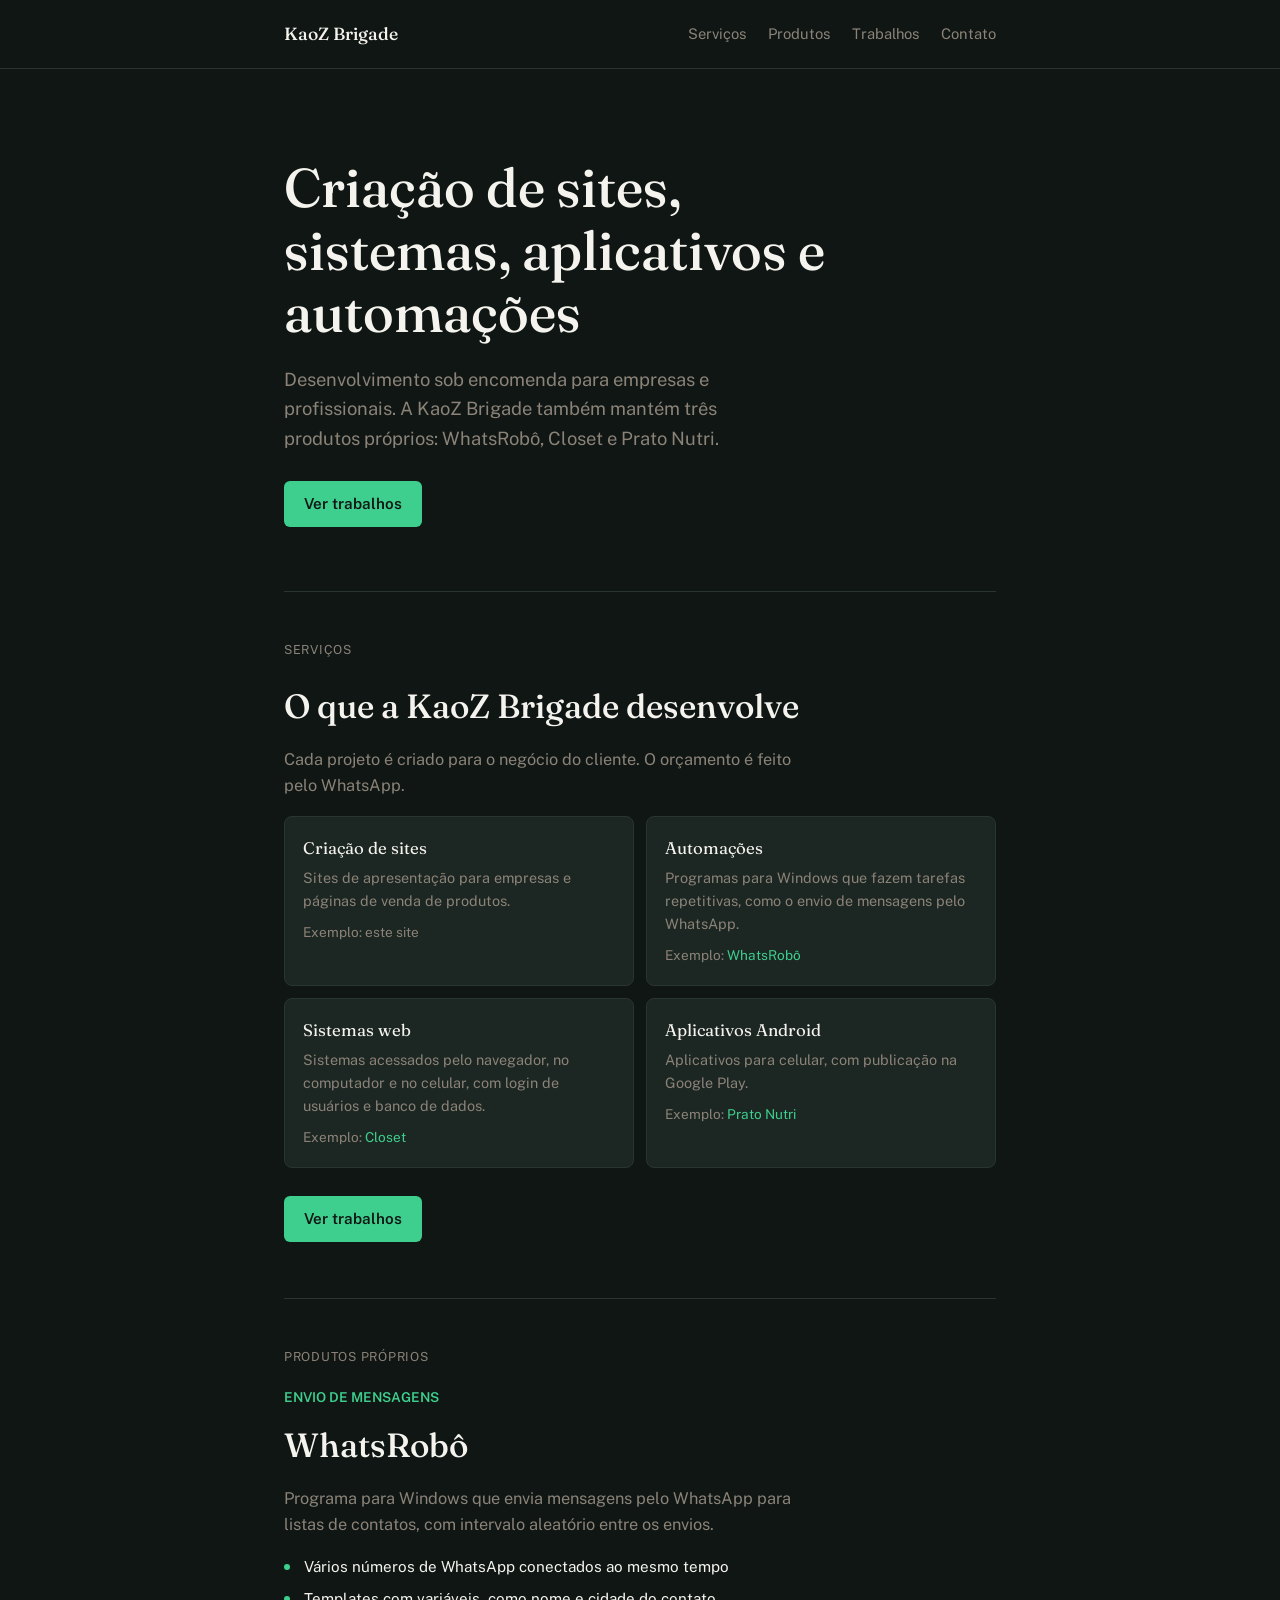
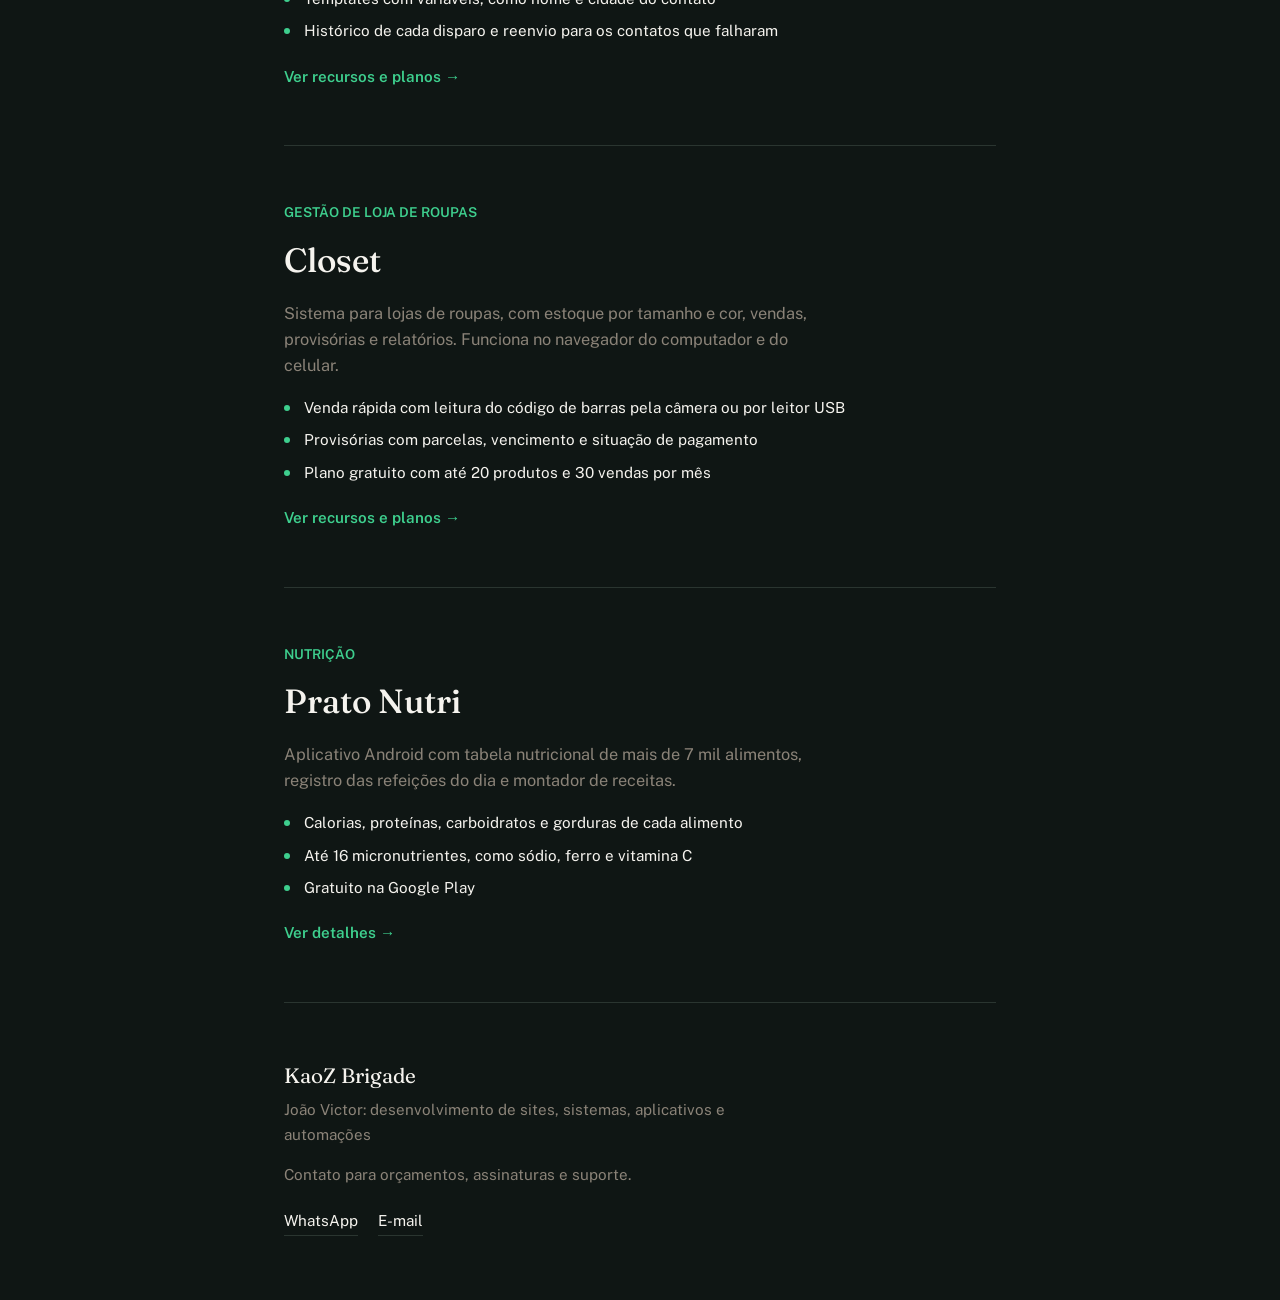
<file: index.html>
<!DOCTYPE html>
<html lang="pt-BR">
<head>
<meta charset="UTF-8">
<meta name="viewport" content="width=device-width, initial-scale=1.0">
<title>KaoZ Brigade: criação de sites, sistemas, aplicativos e automações</title>
<meta name="description" content="Desenvolvimento sob encomenda de sites, sistemas web, aplicativos Android e automações. Produtos próprios: WhatsRobô, Closet e Prato Nutri.">
<meta name="referrer" content="strict-origin-when-cross-origin">
<meta http-equiv="Content-Security-Policy" content="default-src 'none'; style-src 'self' 'unsafe-inline'; font-src 'self'; img-src 'self' data:; base-uri 'none'; form-action 'none'; upgrade-insecure-requests">
<meta property="og:type" content="website">
<meta property="og:title" content="KaoZ Brigade: criação de sites, sistemas, aplicativos e automações">
<meta property="og:description" content="Desenvolvimento sob encomenda de sites, sistemas web, aplicativos Android e automações. Produtos próprios: WhatsRobô, Closet e Prato Nutri.">
<link rel="icon" href="data:image/svg+xml,%3Csvg xmlns='http://www.w3.org/2000/svg' viewBox='0 0 32 32'%3E%3Crect width='32' height='32' rx='7' fill='%230F1614'/%3E%3Ccircle cx='16' cy='16' r='7' fill='%233ECF8E'/%3E%3C/svg%3E">
<link rel="canonical" href="https://thekaoz.github.io/">
<link rel="stylesheet" href="/fonts/fonts.css">
<style>
  :root {
    --bg: #0F1614;
    --bg-alt: #1C2622;
    --fg: #F5F3EE;
    --fg-muted: #8B8378;
    --accent: #3ECF8E;
    --border: #2A3530;
  }
  * { box-sizing: border-box; margin: 0; padding: 0; }
  body { background: var(--bg); color: var(--fg); font-family: 'Public Sans', sans-serif; line-height: 1.6; -webkit-font-smoothing: antialiased; }
  .wrap { max-width: 760px; margin: 0 auto; padding: 0 24px; }
  a { color: inherit; }

  /* NAV */
  nav.top { border-bottom: 1px solid var(--border); }
  nav.top .wrap { display: flex; align-items: center; justify-content: space-between; padding: 20px 24px; max-width: 760px; }
  .wordmark { font-family: 'Fraunces', serif; font-weight: 500; font-size: 1.1rem; text-decoration: none; }
  .navlinks { display: flex; gap: 22px; font-size: 0.92rem; color: var(--fg-muted); }
  .navlinks a { text-decoration: none; }
  .navlinks a:hover { color: var(--accent); }
  @media (max-width: 560px) { .navlinks { gap: 14px; font-size: 0.85rem; } }

  /* HERO: a oferta de serviços vem primeiro */
  .hero { padding: 88px 0 64px; border-bottom: 1px solid var(--border); }
  .hero h1 { font-family: 'Fraunces', serif; font-weight: 500; font-size: clamp(2.2rem, 5vw, 3.4rem); line-height: 1.15; max-width: 18ch; }
  .hero p { margin-top: 20px; font-size: 1.15rem; color: var(--fg-muted); max-width: 46ch; }
  .hero-cta { margin-top: 28px; }
  .btn { display: inline-block; background: var(--accent); color: #0F1614; font-weight: 600; font-size: 0.95rem; padding: 11px 20px; border-radius: 6px; text-decoration: none; }

  /* TÍTULO DE GRUPO (Serviços, Produtos próprios) */
  .group-head { padding-top: 48px; font-size: 0.78rem; letter-spacing: .06em; text-transform: uppercase; color: var(--fg-muted); }
  .group-head + .product { padding-top: 20px; }

  /* SERVIÇOS */
  .services { padding: 20px 0 56px; border-bottom: 1px solid var(--border); }
  .product h2, .services h2 { font-family: 'Fraunces', serif; font-weight: 500; font-size: clamp(1.6rem, 3.5vw, 2.1rem); margin-bottom: 12px; }
  .product p.lede, .services p.lede { color: var(--fg-muted); font-size: 1.02rem; max-width: 54ch; margin-bottom: 18px; }
  .service-grid { display: grid; grid-template-columns: repeat(2, 1fr); gap: 12px; margin: 6px 0 28px; }
  @media (max-width: 600px) { .service-grid { grid-template-columns: 1fr; } }
  .service { background: var(--bg-alt); border: 1px solid var(--border); border-radius: 8px; padding: 18px; }
  .service .t { font-family: 'Fraunces', serif; font-size: 1.05rem; margin-bottom: 4px; }
  .service .d { font-size: 0.9rem; color: var(--fg-muted); margin-bottom: 10px; }
  .service .ex { font-size: 0.85rem; color: var(--fg-muted); }
  .service .ex a { color: var(--accent); text-decoration: none; }
  .service .ex a:hover { text-decoration: underline; }

  /* RESUMO DE CADA PRODUTO */
  .product { padding: 56px 0; border-bottom: 1px solid var(--border); }
  .product-tag { font-size: 0.85rem; color: var(--accent); font-weight: 600; margin-bottom: 10px; }
  .features { list-style: none; margin-bottom: 20px; display: grid; gap: 8px; }
  .features li { padding-left: 20px; position: relative; font-size: 0.95rem; }
  .features li::before { content: ""; position: absolute; left: 0; top: 9px; width: 6px; height: 6px; background: var(--accent); border-radius: 50%; }
  .more-link { display: inline-flex; align-items: center; gap: 6px; color: var(--accent); text-decoration: none; font-weight: 600; font-size: 0.95rem; }
  .more-link:hover { gap: 10px; }

  /* CONTATO */
  footer { padding: 56px 0 64px; }
  .bio { max-width: 52ch; }
  footer .name { font-family: 'Fraunces', serif; font-size: 1.3rem; margin-bottom: 6px; }
  footer .role { color: var(--fg-muted); font-size: 0.95rem; margin-bottom: 16px; }
  .bio p { color: var(--fg-muted); font-size: 0.95rem; margin-bottom: 22px; }
  .contact-links { display: flex; gap: 20px; flex-wrap: wrap; }
  .contact-links a { text-decoration: none; font-size: 0.95rem; border-bottom: 1px solid var(--border); padding-bottom: 2px; }
  .contact-links a:hover { border-color: var(--accent); color: var(--accent); }

  @media (max-width: 600px) {
    .hero { padding: 56px 0 40px; }
    .product { padding: 40px 0; }
  }
</style>
</head>
<body>

<nav class="top">
  <div class="wrap">
    <a class="wordmark" href="/">KaoZ Brigade</a>
    <div class="navlinks">
      <a href="#servicos">Serviços</a>
      <a href="#produtos">Produtos</a>
      <a href="/trabalhos/">Trabalhos</a>
      <a href="#contato">Contato</a>
    </div>
  </div>
</nav>

<div class="wrap">

  <section class="hero">
    <h1>Criação de sites, sistemas, aplicativos e automações</h1>
    <p>Desenvolvimento sob encomenda para empresas e profissionais. A KaoZ Brigade também mantém três produtos próprios: WhatsRobô, Closet e Prato Nutri.</p>
    <div class="hero-cta">
      <a class="btn" href="/trabalhos/">Ver trabalhos</a>
    </div>
  </section>

  <div class="group-head" id="servicos">Serviços</div>

  <section class="services">
    <h2>O que a KaoZ Brigade desenvolve</h2>
    <p class="lede">Cada projeto é criado para o negócio do cliente. O orçamento é feito pelo WhatsApp.</p>
    <div class="service-grid">
      <div class="service">
        <div class="t">Criação de sites</div>
        <div class="d">Sites de apresentação para empresas e páginas de venda de produtos.</div>
        <div class="ex">Exemplo: este site</div>
      </div>
      <div class="service">
        <div class="t">Automações</div>
        <div class="d">Programas para Windows que fazem tarefas repetitivas, como o envio de mensagens pelo WhatsApp.</div>
        <div class="ex">Exemplo: <a href="/whatsrobo/">WhatsRobô</a></div>
      </div>
      <div class="service">
        <div class="t">Sistemas web</div>
        <div class="d">Sistemas acessados pelo navegador, no computador e no celular, com login de usuários e banco de dados.</div>
        <div class="ex">Exemplo: <a href="/closet/">Closet</a></div>
      </div>
      <div class="service">
        <div class="t">Aplicativos Android</div>
        <div class="d">Aplicativos para celular, com publicação na Google Play.</div>
        <div class="ex">Exemplo: <a href="/prato-nutri/">Prato Nutri</a></div>
      </div>
    </div>
    <a class="btn" href="/trabalhos/">Ver trabalhos</a>
  </section>

  <div class="group-head" id="produtos">Produtos próprios</div>

  <section class="product" id="whatsrobo">
    <div class="product-tag">ENVIO DE MENSAGENS</div>
    <h2>WhatsRobô</h2>
    <p class="lede">Programa para Windows que envia mensagens pelo WhatsApp para listas de contatos, com intervalo aleatório entre os envios.</p>
    <ul class="features">
      <li>Vários números de WhatsApp conectados ao mesmo tempo</li>
      <li>Templates com variáveis, como nome e cidade do contato</li>
      <li>Histórico de cada disparo e reenvio para os contatos que falharam</li>
    </ul>
    <a href="/whatsrobo/" class="more-link">Ver recursos e planos →</a>
  </section>

  <section class="product" id="closet">
    <div class="product-tag">GESTÃO DE LOJA DE ROUPAS</div>
    <h2>Closet</h2>
    <p class="lede">Sistema para lojas de roupas, com estoque por tamanho e cor, vendas, provisórias e relatórios. Funciona no navegador do computador e do celular.</p>
    <ul class="features">
      <li>Venda rápida com leitura do código de barras pela câmera ou por leitor USB</li>
      <li>Provisórias com parcelas, vencimento e situação de pagamento</li>
      <li>Plano gratuito com até 20 produtos e 30 vendas por mês</li>
    </ul>
    <a href="/closet/" class="more-link">Ver recursos e planos →</a>
  </section>

  <section class="product" id="prato-nutri">
    <div class="product-tag">NUTRIÇÃO</div>
    <h2>Prato Nutri</h2>
    <p class="lede">Aplicativo Android com tabela nutricional de mais de 7 mil alimentos, registro das refeições do dia e montador de receitas.</p>
    <ul class="features">
      <li>Calorias, proteínas, carboidratos e gorduras de cada alimento</li>
      <li>Até 16 micronutrientes, como sódio, ferro e vitamina C</li>
      <li>Gratuito na Google Play</li>
    </ul>
    <a href="/prato-nutri/" class="more-link">Ver detalhes →</a>
  </section>

  <footer id="contato">
    <div class="bio">
      <div class="name">KaoZ Brigade</div>
      <div class="role">João Victor: desenvolvimento de sites, sistemas, aplicativos e automações</div>
      <p>Contato para orçamentos, assinaturas e suporte.</p>
    </div>
    <div class="contact-links">
      <a href="https://wa.me/5562993198024" target="_blank" rel="noopener noreferrer">WhatsApp</a>
      <a href="mailto:jvmartins71@gmail.com">E-mail</a>
    </div>
  </footer>

</div>

</body>
</html>
</file>
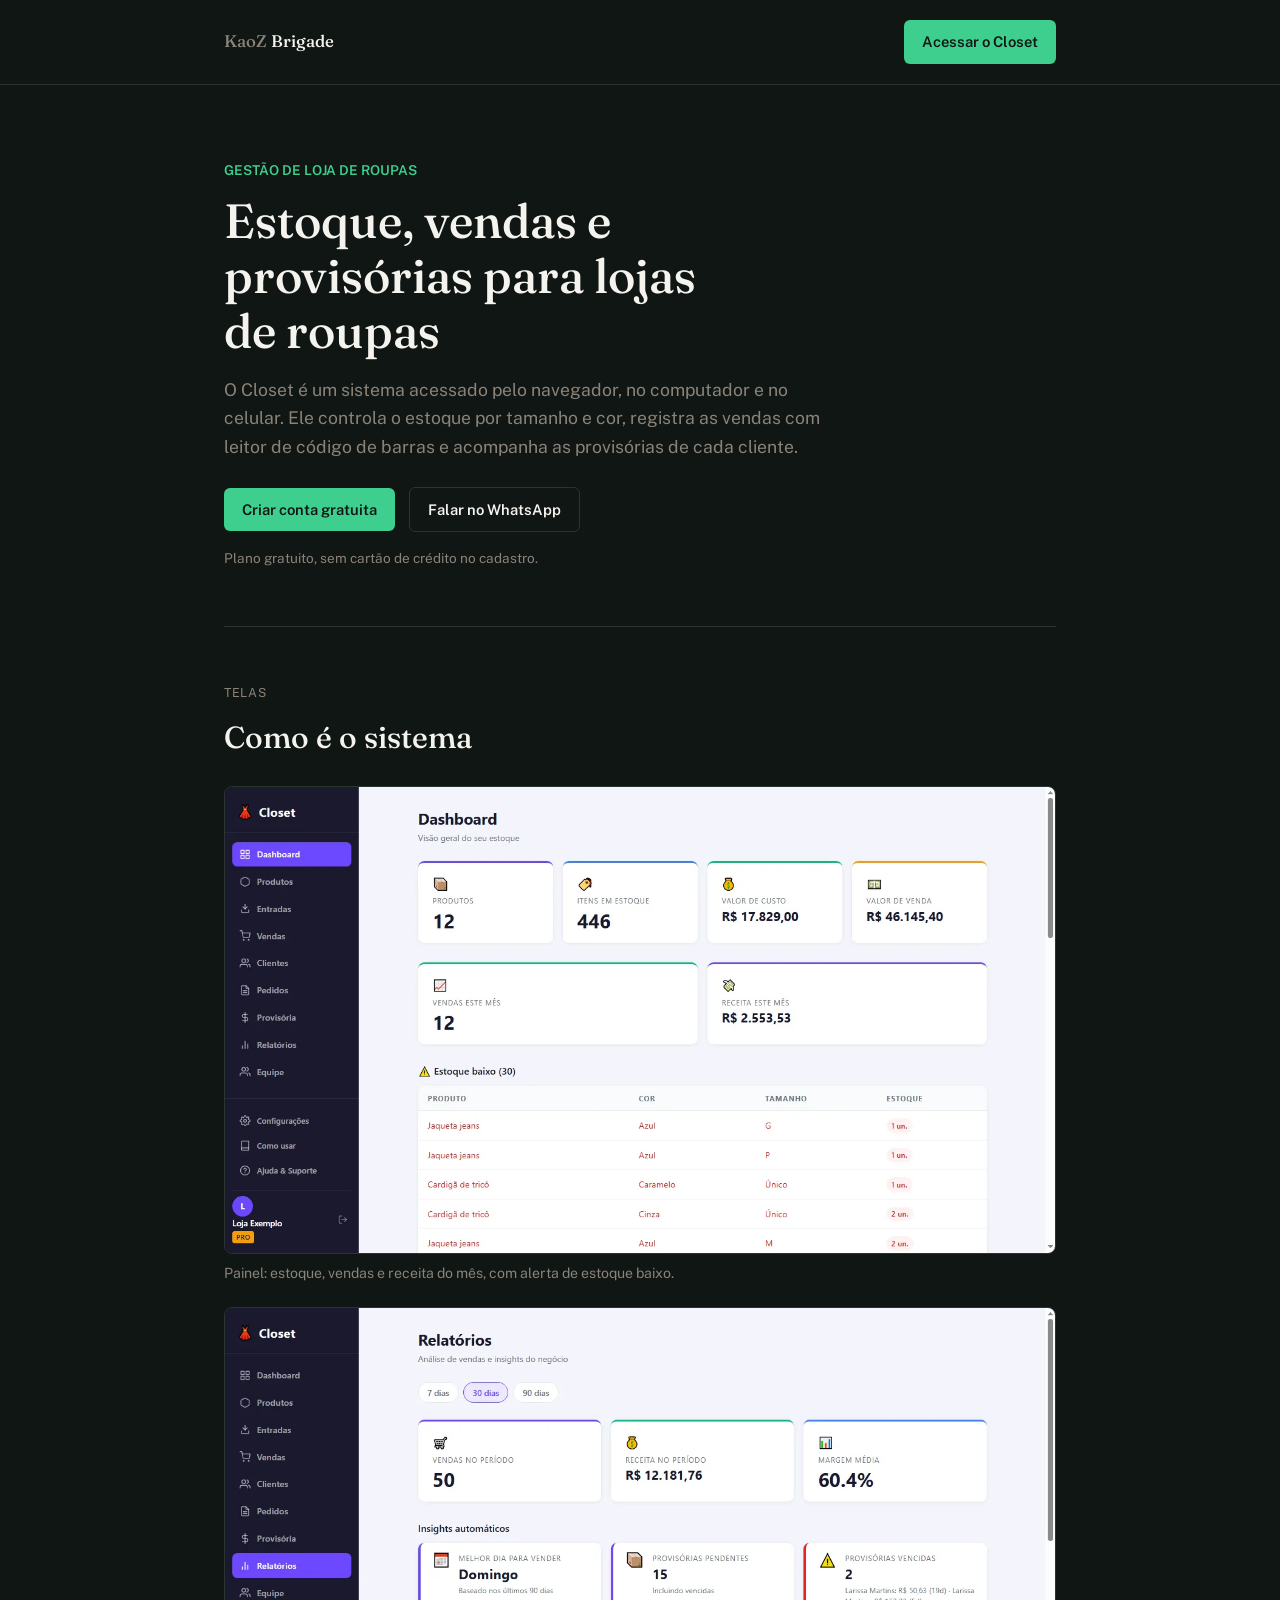
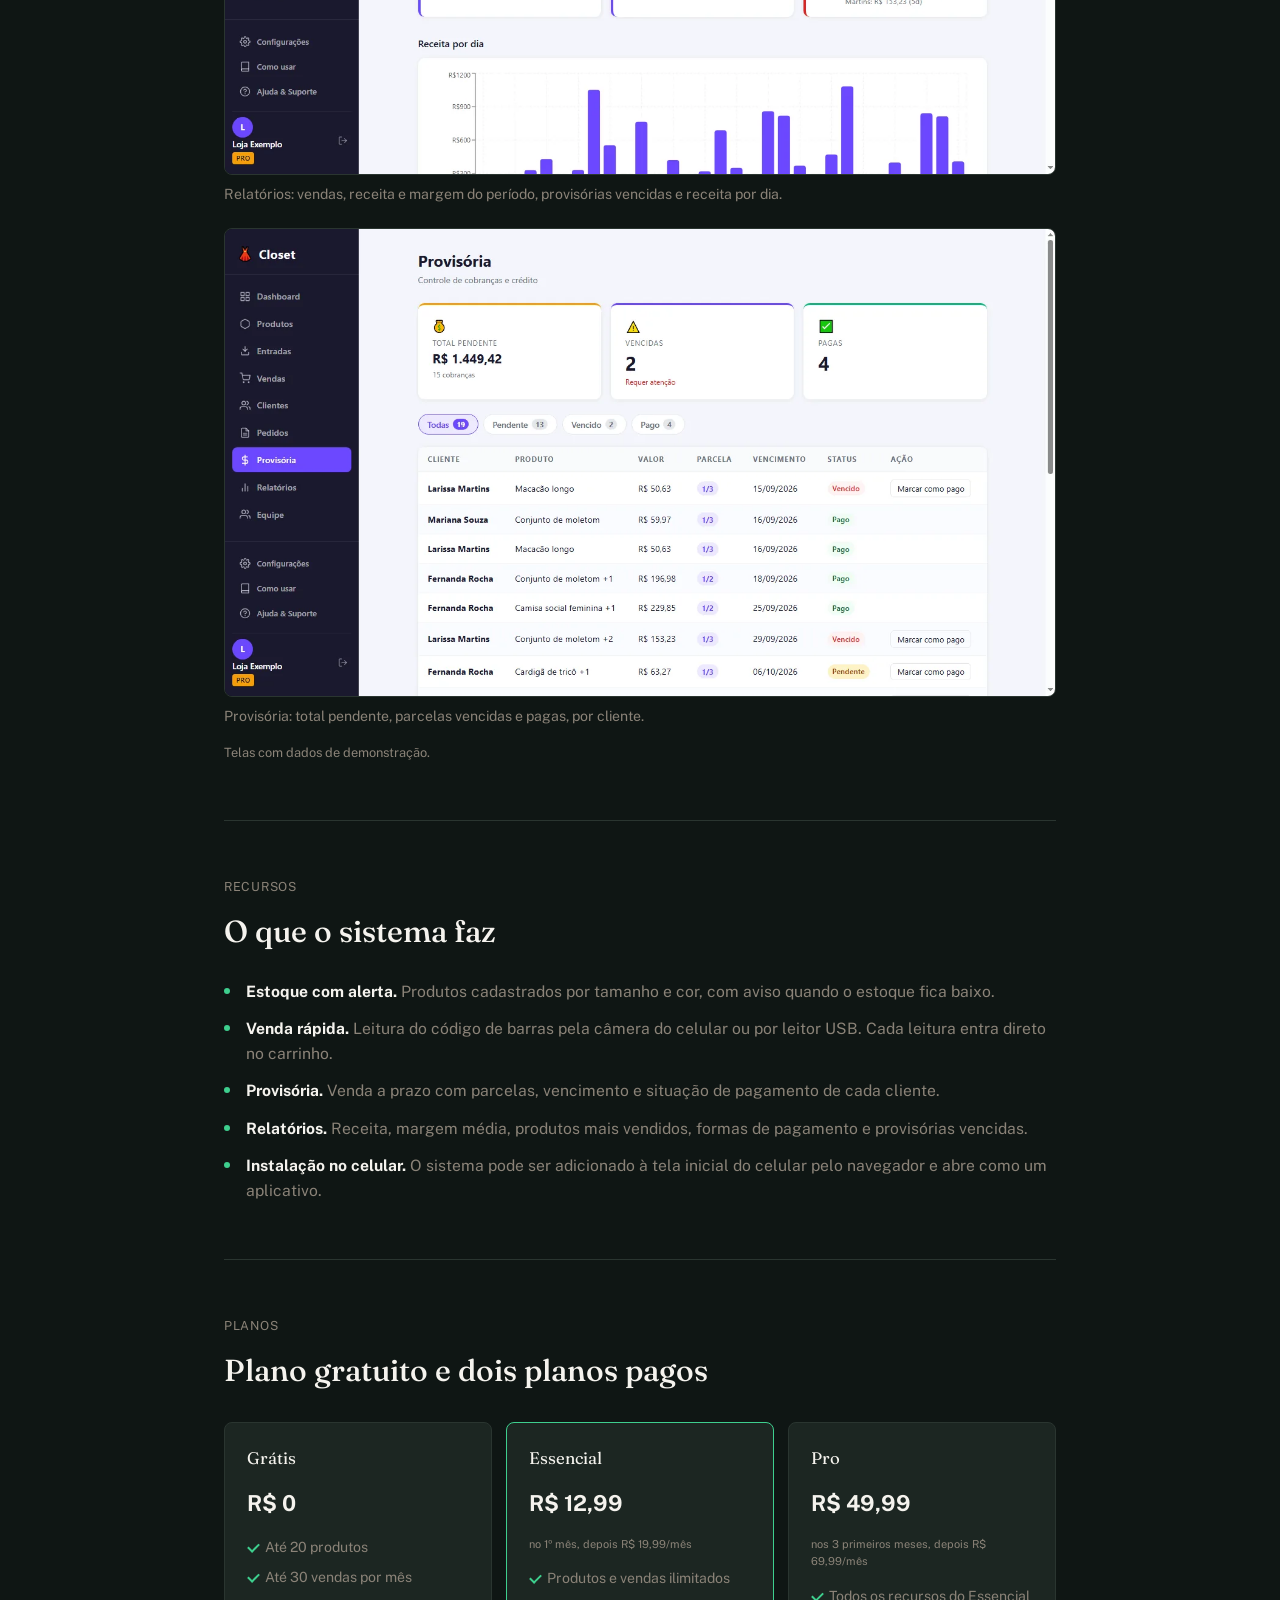
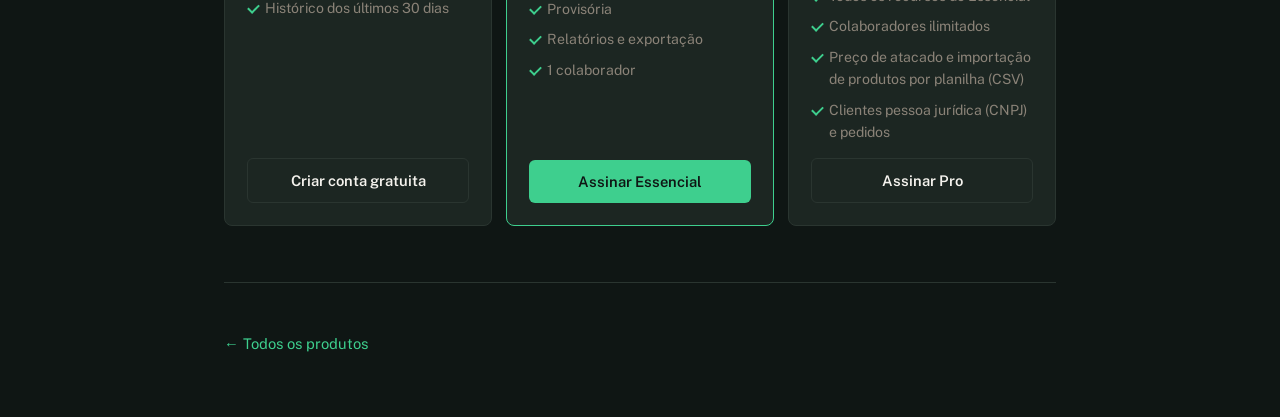
<file: closet/index.html>
<!DOCTYPE html>
<html lang="pt-BR">
<head>
<meta charset="UTF-8">
<meta name="viewport" content="width=device-width, initial-scale=1.0">
<title>Closet: sistema para loja de roupas</title>
<meta name="description" content="Sistema para lojas de roupas, com controle de estoque por tamanho e cor, venda com leitor de código de barras, provisórias e relatórios. Plano gratuito disponível.">
<meta name="referrer" content="strict-origin-when-cross-origin">
<meta http-equiv="Content-Security-Policy" content="default-src 'none'; style-src 'self' 'unsafe-inline'; font-src 'self'; img-src 'self' data:; base-uri 'none'; form-action 'none'; upgrade-insecure-requests">
<meta property="og:type" content="website">
<meta property="og:title" content="Closet: sistema para loja de roupas">
<meta property="og:description" content="Sistema para lojas de roupas, com controle de estoque por tamanho e cor, venda com leitor de código de barras, provisórias e relatórios. Plano gratuito disponível.">
<link rel="icon" href="data:image/svg+xml,%3Csvg xmlns='http://www.w3.org/2000/svg' viewBox='0 0 32 32'%3E%3Crect width='32' height='32' rx='7' fill='%230F1614'/%3E%3Ccircle cx='16' cy='16' r='7' fill='%233ECF8E'/%3E%3C/svg%3E">
<link rel="canonical" href="https://thekaoz.github.io/closet/">
<link rel="stylesheet" href="/fonts/fonts.css">
<style>
  :root { --bg: #0F1614; --bg-alt: #1C2622; --fg: #F5F3EE; --fg-muted: #8B8378; --accent: #3ECF8E; --border: #2A3530; }
  * { box-sizing: border-box; margin: 0; padding: 0; }
  body { background: var(--bg); color: var(--fg); font-family: 'Public Sans', sans-serif; line-height: 1.6; -webkit-font-smoothing: antialiased; }
  .wrap { max-width: 880px; margin: 0 auto; padding: 0 24px; }
  a { color: inherit; }
  .mono { font-family: 'Space Mono', monospace; }

  nav.top { border-bottom: 1px solid var(--border); }
  nav.top .wrap { display: flex; align-items: center; justify-content: space-between; padding: 20px 24px; max-width: 880px; }
  .wordmark { font-family: 'Fraunces', serif; font-weight: 500; font-size: 1.05rem; text-decoration: none; color: var(--fg-muted); }
  .wordmark b { color: var(--fg); font-weight: 500; }
  .btn { display: inline-block; background: var(--accent); color: #0F1614; font-weight: 600; font-size: 0.92rem; padding: 10px 18px; border-radius: 6px; text-decoration: none; }
  .btn-outline { background: transparent; border: 1px solid var(--border); color: var(--fg); }

  .hero { padding: 72px 0 56px; border-bottom: 1px solid var(--border); }
  .tag { font-size: 0.85rem; color: var(--accent); font-weight: 600; }
  h1 { font-family: 'Fraunces', serif; font-weight: 500; font-size: clamp(2rem, 4.4vw, 3rem); line-height: 1.14; max-width: 17ch; margin-top: 12px; }
  h2 { font-family: 'Fraunces', serif; font-weight: 500; font-size: clamp(1.5rem, 3vw, 1.9rem); }
  .lead { margin-top: 18px; font-size: 1.1rem; color: var(--fg-muted); max-width: 56ch; }
  .hero-cta { margin-top: 26px; display: flex; gap: 14px; align-items: center; flex-wrap: wrap; }
  .trust { margin-top: 16px; font-size: 0.85rem; color: var(--fg-muted); }

  section { padding: 56px 0; border-bottom: 1px solid var(--border); }
  .section-tag { font-size: 0.78rem; letter-spacing: .06em; text-transform: uppercase; color: var(--fg-muted); margin-bottom: 10px; }


  .features { list-style: none; display: grid; gap: 12px; margin-top: 24px; }
  .features li { padding-left: 22px; position: relative; font-size: 0.98rem; }
  .features li::before { content: ""; position: absolute; left: 0; top: 9px; width: 6px; height: 6px; background: var(--accent); border-radius: 50%; }
  .features li b { color: var(--fg); }
  .features li span { color: var(--fg-muted); }

  .plans { display: grid; grid-template-columns: repeat(3, 1fr); gap: 14px; margin-top: 28px; }
  @media (max-width: 780px) { .plans { grid-template-columns: 1fr; max-width: 380px; } }
  .plan { background: var(--bg-alt); border: 1px solid var(--border); border-radius: 8px; padding: 22px; display: flex; flex-direction: column; gap: 14px; }
  .plan.featured { border-color: var(--accent); }
  .plan .name { font-family: 'Fraunces', serif; font-size: 1.05rem; }
  .plan .price { font-size: 22px; font-weight: 700; }
  .plan .price small { font-size: 12px; color: var(--fg-muted); font-weight: 400; font-family: 'Public Sans', sans-serif; }
  .plan .price-intro { font-size: 11px; color: var(--fg-muted); }
  .plan ul { list-style: none; display: flex; flex-direction: column; gap: 8px; font-size: 0.88rem; color: var(--fg-muted); }
  .plan li { position: relative; padding-left: 18px; }
  /* Marca de confirmação desenhada com borda (sem caractere de emoji). */
  .plan li::before { content: ""; position: absolute; left: 3px; top: 5px; width: 5px; height: 9px; border: solid var(--accent); border-width: 0 2px 2px 0; transform: rotate(45deg); }
  .plan .btn { text-align: center; margin-top: auto; }

  footer { padding: 48px 0 60px; }
  footer a.back { color: var(--accent); text-decoration: none; font-size: 0.92rem; }

  /* TELAS: prints com dados de demonstração */
  .telas { display: grid; gap: 22px; margin-top: 24px; }
  .telas figure { margin: 0; }
  .telas img { display: block; width: 100%; height: auto; border: 1px solid var(--border); border-radius: 8px; }
  .telas figcaption { margin-top: 8px; font-size: 0.88rem; color: var(--fg-muted); }
  .telas-nota { margin-top: 16px; font-size: 0.8rem; color: var(--fg-muted); }
</style>
</head>
<body>

<nav class="top">
  <div class="wrap">
    <a class="wordmark" href="/">KaoZ <b>Brigade</b></a>
    <a class="btn" href="https://loja-closet.netlify.app" target="_blank" rel="noopener noreferrer">Acessar o Closet</a>
  </div>
</nav>

<div class="wrap">

  <section class="hero">
    <span class="tag">GESTÃO DE LOJA DE ROUPAS</span>
    <h1>Estoque, vendas e provisórias para lojas de roupas</h1>
    <p class="lead">O Closet é um sistema acessado pelo navegador, no computador e no celular. Ele controla o estoque por tamanho e cor, registra as vendas com leitor de código de barras e acompanha as provisórias de cada cliente.</p>
    <div class="hero-cta">
      <a class="btn" href="https://loja-closet.netlify.app/cadastro" target="_blank" rel="noopener noreferrer">Criar conta gratuita</a>
      <a class="btn btn-outline" href="https://wa.me/5562993198024?text=Vi%20o%20Closet%20no%20seu%20site" target="_blank" rel="noopener noreferrer">Falar no WhatsApp</a>
    </div>
    <div class="trust">Plano gratuito, sem cartão de crédito no cadastro.</div>
  </section>

  <section>
    <div class="section-tag">Telas</div>
    <h2>Como é o sistema</h2>
    <div class="telas">
      <figure>
        <img src="/img/closet/painel.webp" width="1366" height="768" loading="lazy" alt="Painel do Closet com produtos, itens e valor do estoque, vendas e receita do mês e alerta de estoque baixo">
        <figcaption>Painel: estoque, vendas e receita do mês, com alerta de estoque baixo.</figcaption>
      </figure>
      <figure>
        <img src="/img/closet/relatorios.webp" width="1366" height="768" loading="lazy" alt="Relatórios do Closet com vendas, receita e margem média dos últimos 30 dias, provisórias vencidas e gráfico de receita por dia">
        <figcaption>Relatórios: vendas, receita e margem do período, provisórias vencidas e receita por dia.</figcaption>
      </figure>
      <figure>
        <img src="/img/closet/provisoria.webp" width="1366" height="768" loading="lazy" alt="Tela de provisórias do Closet com total pendente, parcelas vencidas e pagas e a lista por cliente">
        <figcaption>Provisória: total pendente, parcelas vencidas e pagas, por cliente.</figcaption>
      </figure>
    </div>
    <p class="telas-nota">Telas com dados de demonstração.</p>
  </section>

  <section>
    <div class="section-tag">Recursos</div>
    <h2>O que o sistema faz</h2>
    <ul class="features">
      <li><b>Estoque com alerta.</b> <span>Produtos cadastrados por tamanho e cor, com aviso quando o estoque fica baixo.</span></li>
      <li><b>Venda rápida.</b> <span>Leitura do código de barras pela câmera do celular ou por leitor USB. Cada leitura entra direto no carrinho.</span></li>
      <li><b>Provisória.</b> <span>Venda a prazo com parcelas, vencimento e situação de pagamento de cada cliente.</span></li>
      <li><b>Relatórios.</b> <span>Receita, margem média, produtos mais vendidos, formas de pagamento e provisórias vencidas.</span></li>
      <li><b>Instalação no celular.</b> <span>O sistema pode ser adicionado à tela inicial do celular pelo navegador e abre como um aplicativo.</span></li>
    </ul>
  </section>

  <section>
    <div class="section-tag">Planos</div>
    <h2>Plano gratuito e dois planos pagos</h2>
    <div class="plans">
      <div class="plan">
        <div class="name">Grátis</div>
        <div class="price">R$ 0</div>
        <ul>
          <li>Até 20 produtos</li>
          <li>Até 30 vendas por mês</li>
          <li>Histórico dos últimos 30 dias</li>
        </ul>
        <a class="btn btn-outline" href="https://loja-closet.netlify.app/cadastro" target="_blank" rel="noopener noreferrer">Criar conta gratuita</a>
      </div>
      <div class="plan featured">
        <div class="name">Essencial</div>
        <div class="price">R$ 12,99</div>
        <div class="price-intro">no 1º mês, depois R$ 19,99/mês</div>
        <ul>
          <li>Produtos e vendas ilimitados</li>
          <li>Provisória</li>
          <li>Relatórios e exportação</li>
          <li>1 colaborador</li>
        </ul>
        <a class="btn" href="https://loja-closet.netlify.app" target="_blank" rel="noopener noreferrer">Assinar Essencial</a>
      </div>
      <div class="plan">
        <div class="name">Pro</div>
        <div class="price">R$ 49,99</div>
        <div class="price-intro">nos 3 primeiros meses, depois R$ 69,99/mês</div>
        <ul>
          <li>Todos os recursos do Essencial</li>
          <li>Colaboradores ilimitados</li>
          <li>Preço de atacado e importação de produtos por planilha (CSV)</li>
          <li>Clientes pessoa jurídica (CNPJ) e pedidos</li>
        </ul>
        <a class="btn btn-outline" href="https://loja-closet.netlify.app" target="_blank" rel="noopener noreferrer">Assinar Pro</a>
      </div>
    </div>
  </section>

  <footer>
    <a class="back" href="/">← Todos os produtos</a>
  </footer>

</div>

</body>
</html>
</file>
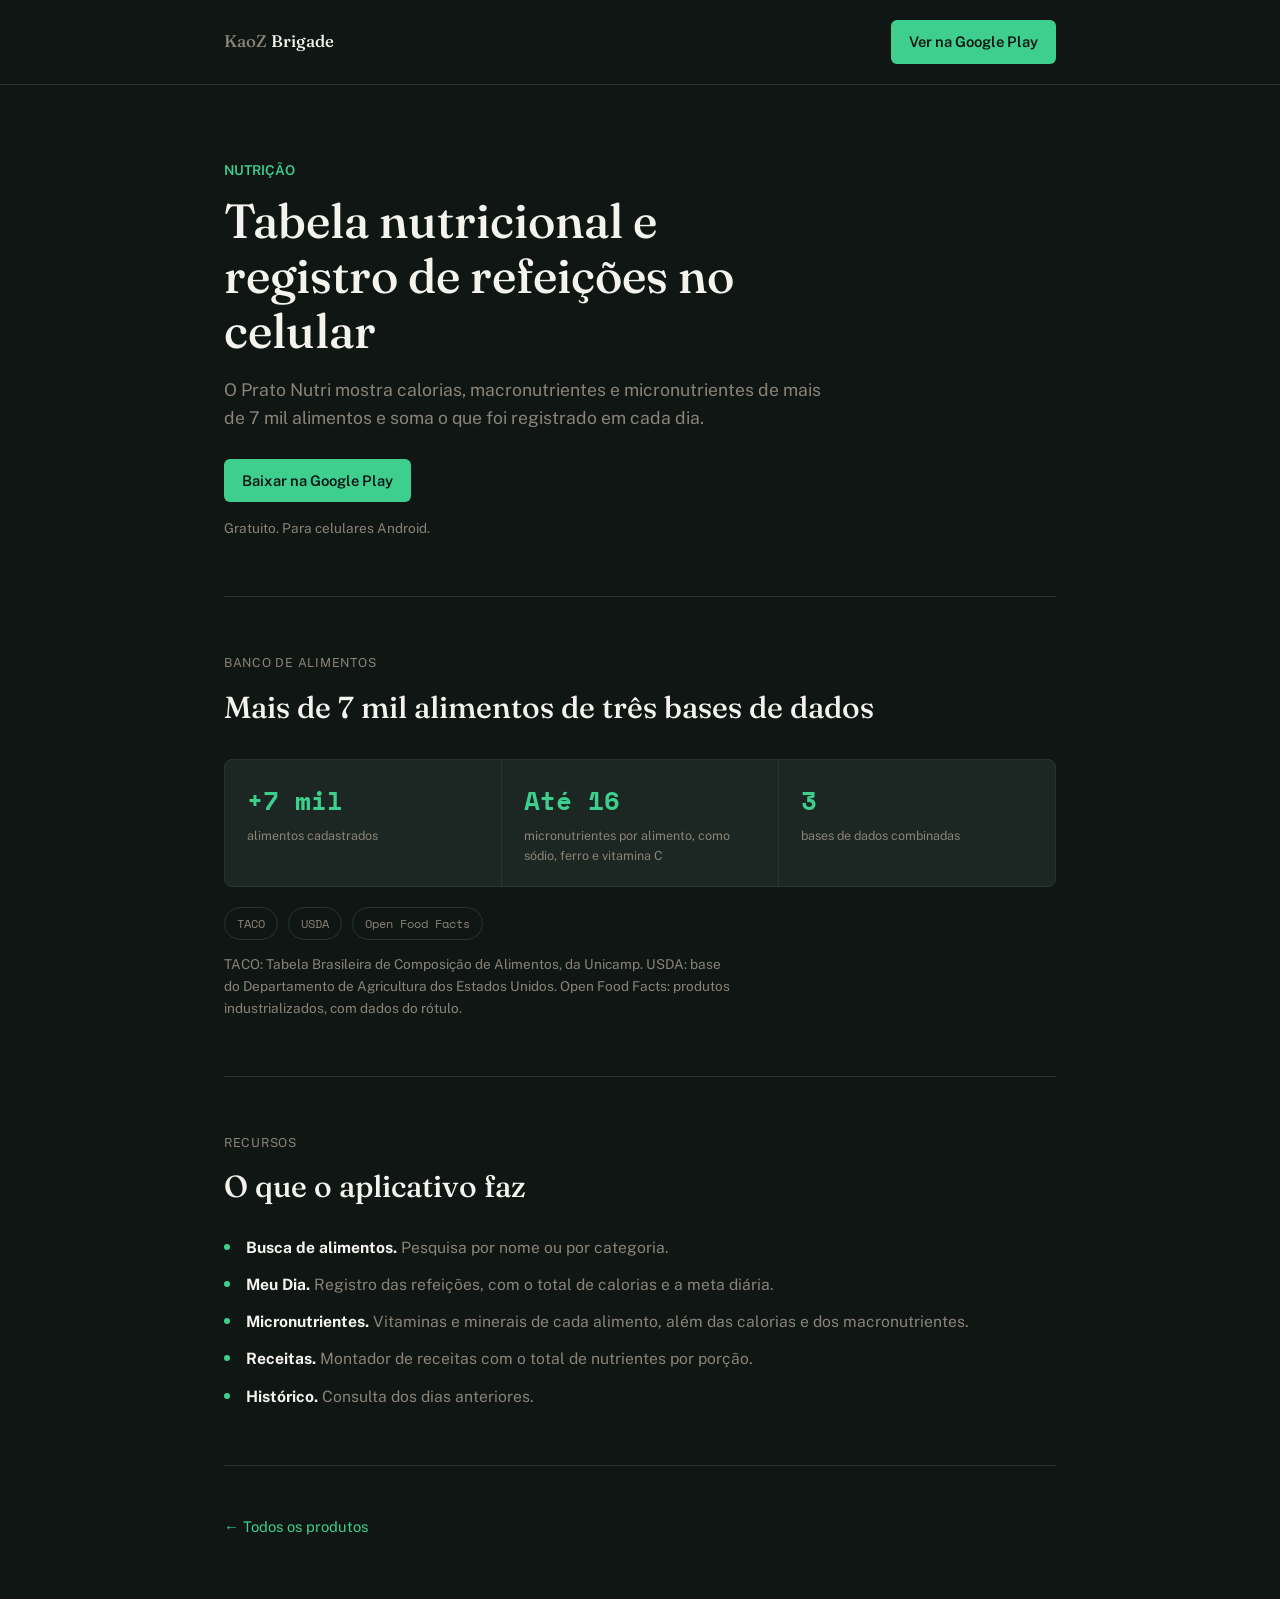
<file: prato-nutri/index.html>
<!DOCTYPE html>
<html lang="pt-BR">
<head>
<meta charset="UTF-8">
<meta name="viewport" content="width=device-width, initial-scale=1.0">
<title>Prato Nutri: tabela nutricional e contador de calorias</title>
<meta name="description" content="Aplicativo Android com tabela nutricional de mais de 7 mil alimentos e contador de calorias: registro das refeições do dia, até 16 micronutrientes e montador de receitas. Gratuito na Google Play.">
<meta name="referrer" content="strict-origin-when-cross-origin">
<meta http-equiv="Content-Security-Policy" content="default-src 'none'; style-src 'self' 'unsafe-inline'; font-src 'self'; img-src 'self' data:; base-uri 'none'; form-action 'none'; upgrade-insecure-requests">
<meta property="og:type" content="website">
<meta property="og:title" content="Prato Nutri: tabela nutricional e contador de calorias">
<meta property="og:description" content="Aplicativo Android com tabela nutricional de mais de 7 mil alimentos e contador de calorias: registro das refeições do dia, até 16 micronutrientes e montador de receitas. Gratuito na Google Play.">
<link rel="icon" href="data:image/svg+xml,%3Csvg xmlns='http://www.w3.org/2000/svg' viewBox='0 0 32 32'%3E%3Crect width='32' height='32' rx='7' fill='%230F1614'/%3E%3Ccircle cx='16' cy='16' r='7' fill='%233ECF8E'/%3E%3C/svg%3E">
<link rel="canonical" href="https://thekaoz.github.io/prato-nutri/">
<link rel="stylesheet" href="/fonts/fonts.css">
<style>
  :root { --bg: #0F1614; --bg-alt: #1C2622; --fg: #F5F3EE; --fg-muted: #8B8378; --accent: #3ECF8E; --border: #2A3530; }
  * { box-sizing: border-box; margin: 0; padding: 0; }
  body { background: var(--bg); color: var(--fg); font-family: 'Public Sans', sans-serif; line-height: 1.6; -webkit-font-smoothing: antialiased; }
  .wrap { max-width: 880px; margin: 0 auto; padding: 0 24px; }
  a { color: inherit; }
  .mono { font-family: 'Space Mono', monospace; }

  nav.top { border-bottom: 1px solid var(--border); }
  nav.top .wrap { display: flex; align-items: center; justify-content: space-between; padding: 20px 24px; max-width: 880px; }
  .wordmark { font-family: 'Fraunces', serif; font-weight: 500; font-size: 1.05rem; text-decoration: none; color: var(--fg-muted); }
  .wordmark b { color: var(--fg); font-weight: 500; }
  .btn { display: inline-block; background: var(--accent); color: #0F1614; font-weight: 600; font-size: 0.92rem; padding: 10px 18px; border-radius: 6px; text-decoration: none; }
  .btn-outline { background: transparent; border: 1px solid var(--border); color: var(--fg); }

  .hero { padding: 72px 0 56px; border-bottom: 1px solid var(--border); }
  .tag { font-size: 0.85rem; color: var(--accent); font-weight: 600; }
  h1 { font-family: 'Fraunces', serif; font-weight: 500; font-size: clamp(2rem, 4.4vw, 3rem); line-height: 1.14; max-width: 17ch; margin-top: 12px; }
  h2 { font-family: 'Fraunces', serif; font-weight: 500; font-size: clamp(1.5rem, 3vw, 1.9rem); }
  .lead { margin-top: 18px; font-size: 1.1rem; color: var(--fg-muted); max-width: 56ch; }
  .hero-cta { margin-top: 26px; display: flex; gap: 14px; align-items: center; flex-wrap: wrap; }
  .trust { margin-top: 16px; font-size: 0.85rem; color: var(--fg-muted); }

  section { padding: 56px 0; border-bottom: 1px solid var(--border); }
  .section-tag { font-size: 0.78rem; letter-spacing: .06em; text-transform: uppercase; color: var(--fg-muted); margin-bottom: 10px; }

  .stats { display: grid; grid-template-columns: repeat(3, 1fr); gap: 1px; background: var(--border); border: 1px solid var(--border); border-radius: 8px; overflow: hidden; margin-top: 28px; }
  @media (max-width: 640px) { .stats { grid-template-columns: 1fr; } }
  .stat { background: var(--bg-alt); padding: 20px 22px; }
  .stat .n { font-size: 26px; font-weight: 700; color: var(--accent); }
  .stat .l { font-size: 12.5px; color: var(--fg-muted); margin-top: 4px; }

  .features { list-style: none; display: grid; gap: 12px; margin-top: 24px; }
  .features li { padding-left: 22px; position: relative; font-size: 0.98rem; }
  .features li::before { content: ""; position: absolute; left: 0; top: 9px; width: 6px; height: 6px; background: var(--accent); border-radius: 50%; }
  .features li b { color: var(--fg); }
  .features li span { color: var(--fg-muted); }

  .sources { display: flex; gap: 10px; flex-wrap: wrap; margin-top: 20px; }
  .source-chip { font-family: 'Space Mono', monospace; font-size: 12px; color: var(--fg-muted); border: 1px solid var(--border); border-radius: 100px; padding: 6px 12px; }
  .sources-note { margin-top: 14px; font-size: 0.85rem; color: var(--fg-muted); max-width: 64ch; }

  footer { padding: 48px 0 60px; }
  footer a.back { color: var(--accent); text-decoration: none; font-size: 0.92rem; }
</style>
</head>
<body>

<nav class="top">
  <div class="wrap">
    <a class="wordmark" href="/">KaoZ <b>Brigade</b></a>
    <a class="btn" href="https://play.google.com/store/apps/details?id=com.thekaoz.prato_nutri" target="_blank" rel="noopener noreferrer">Ver na Google Play</a>
  </div>
</nav>

<div class="wrap">

  <section class="hero">
    <span class="tag">NUTRIÇÃO</span>
    <h1>Tabela nutricional e registro de refeições no celular</h1>
    <p class="lead">O Prato Nutri mostra calorias, macronutrientes e micronutrientes de mais de 7 mil alimentos e soma o que foi registrado em cada dia.</p>
    <div class="hero-cta">
      <a class="btn" href="https://play.google.com/store/apps/details?id=com.thekaoz.prato_nutri" target="_blank" rel="noopener noreferrer">Baixar na Google Play</a>
    </div>
    <div class="trust">Gratuito. Para celulares Android.</div>
  </section>

  <section>
    <div class="section-tag">Banco de alimentos</div>
    <h2>Mais de 7 mil alimentos de três bases de dados</h2>
    <div class="stats">
      <div class="stat"><div class="n mono">+7 mil</div><div class="l">alimentos cadastrados</div></div>
      <div class="stat"><div class="n mono">Até 16</div><div class="l">micronutrientes por alimento, como sódio, ferro e vitamina C</div></div>
      <div class="stat"><div class="n mono">3</div><div class="l">bases de dados combinadas</div></div>
    </div>
    <div class="sources">
      <span class="source-chip">TACO</span>
      <span class="source-chip">USDA</span>
      <span class="source-chip">Open Food Facts</span>
    </div>
    <p class="sources-note">TACO: Tabela Brasileira de Composição de Alimentos, da Unicamp. USDA: base do Departamento de Agricultura dos Estados Unidos. Open Food Facts: produtos industrializados, com dados do rótulo.</p>
  </section>

  <section>
    <div class="section-tag">Recursos</div>
    <h2>O que o aplicativo faz</h2>
    <ul class="features">
      <li><b>Busca de alimentos.</b> <span>Pesquisa por nome ou por categoria.</span></li>
      <li><b>Meu Dia.</b> <span>Registro das refeições, com o total de calorias e a meta diária.</span></li>
      <li><b>Micronutrientes.</b> <span>Vitaminas e minerais de cada alimento, além das calorias e dos macronutrientes.</span></li>
      <li><b>Receitas.</b> <span>Montador de receitas com o total de nutrientes por porção.</span></li>
      <li><b>Histórico.</b> <span>Consulta dos dias anteriores.</span></li>
    </ul>
  </section>

  <footer>
    <a class="back" href="/">← Todos os produtos</a>
  </footer>

</div>

</body>
</html>
</file>
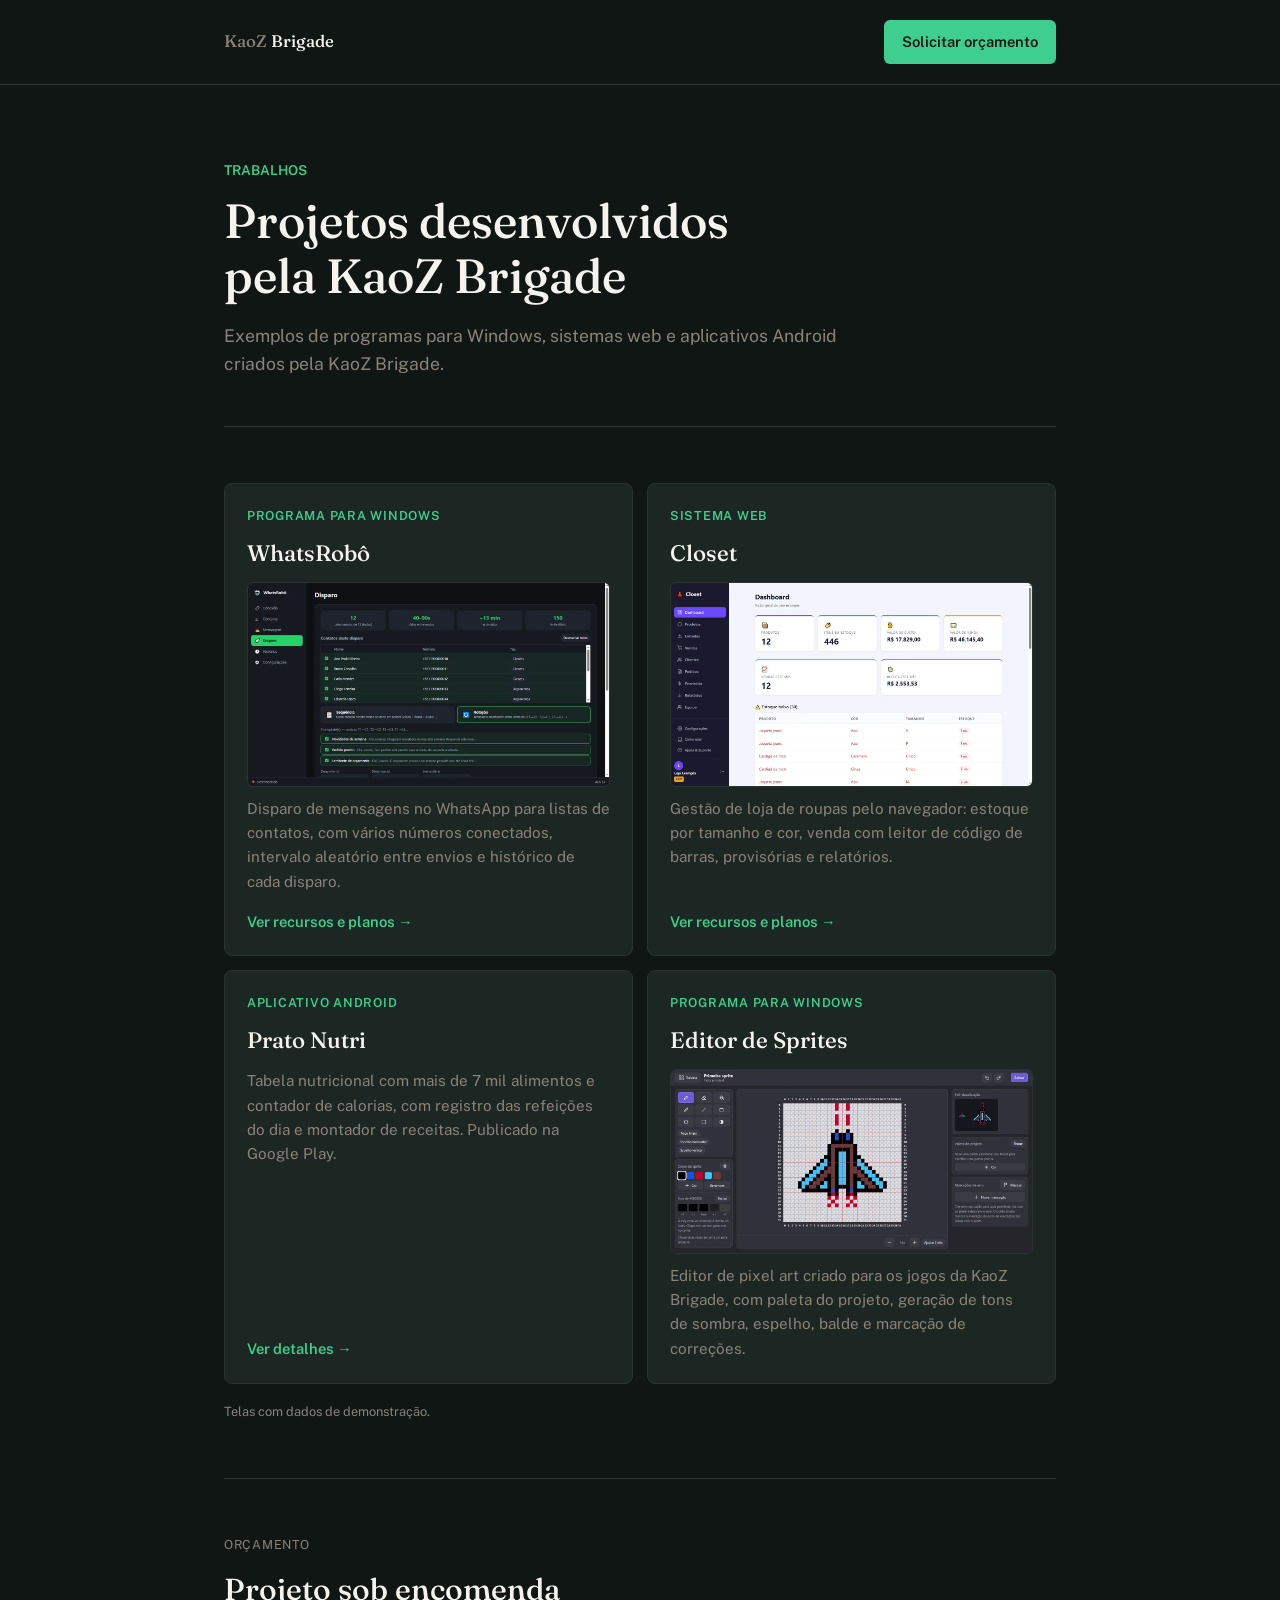
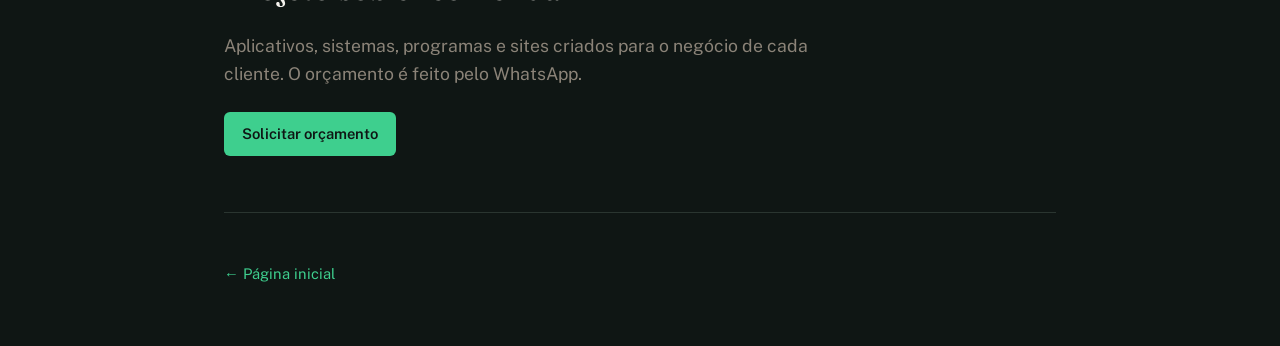
<file: trabalhos/index.html>
<!DOCTYPE html>
<html lang="pt-BR">
<head>
<meta charset="UTF-8">
<meta name="viewport" content="width=device-width, initial-scale=1.0">
<title>Trabalhos da KaoZ Brigade: programas, sistemas web e aplicativos</title>
<meta name="description" content="Projetos desenvolvidos pela KaoZ Brigade: programas para Windows, sistemas web e aplicativos Android, como o WhatsRobô, o Closet e o Prato Nutri.">
<meta name="referrer" content="strict-origin-when-cross-origin">
<meta http-equiv="Content-Security-Policy" content="default-src 'none'; style-src 'self' 'unsafe-inline'; font-src 'self'; img-src 'self' data:; media-src 'self'; base-uri 'none'; form-action 'none'; upgrade-insecure-requests">
<meta property="og:type" content="website">
<meta property="og:title" content="Trabalhos da KaoZ Brigade: programas, sistemas web e aplicativos">
<meta property="og:description" content="Projetos desenvolvidos pela KaoZ Brigade: programas para Windows, sistemas web e aplicativos Android, como o WhatsRobô, o Closet e o Prato Nutri.">
<link rel="icon" href="data:image/svg+xml,%3Csvg xmlns='http://www.w3.org/2000/svg' viewBox='0 0 32 32'%3E%3Crect width='32' height='32' rx='7' fill='%230F1614'/%3E%3Ccircle cx='16' cy='16' r='7' fill='%233ECF8E'/%3E%3C/svg%3E">
<link rel="canonical" href="https://thekaoz.github.io/trabalhos/">
<link rel="stylesheet" href="/fonts/fonts.css">
<style>
  :root { --bg: #0F1614; --bg-alt: #1C2622; --fg: #F5F3EE; --fg-muted: #8B8378; --accent: #3ECF8E; --border: #2A3530; }
  * { box-sizing: border-box; margin: 0; padding: 0; }
  body { background: var(--bg); color: var(--fg); font-family: 'Public Sans', sans-serif; line-height: 1.6; -webkit-font-smoothing: antialiased; }
  .wrap { max-width: 880px; margin: 0 auto; padding: 0 24px; }
  a { color: inherit; }

  nav.top { border-bottom: 1px solid var(--border); }
  nav.top .wrap { display: flex; align-items: center; justify-content: space-between; padding: 20px 24px; max-width: 880px; }
  .wordmark { font-family: 'Fraunces', serif; font-weight: 500; font-size: 1.05rem; text-decoration: none; color: var(--fg-muted); }
  .wordmark b { color: var(--fg); font-weight: 500; }
  .btn { display: inline-block; background: var(--accent); color: #0F1614; font-weight: 600; font-size: 0.92rem; padding: 10px 18px; border-radius: 6px; text-decoration: none; }

  .hero { padding: 72px 0 48px; border-bottom: 1px solid var(--border); }
  .tag { font-size: 0.85rem; color: var(--accent); font-weight: 600; }
  h1 { font-family: 'Fraunces', serif; font-weight: 500; font-size: clamp(2rem, 4.4vw, 3rem); line-height: 1.14; max-width: 18ch; margin-top: 12px; }
  .lead { margin-top: 18px; font-size: 1.1rem; color: var(--fg-muted); max-width: 56ch; }

  section { padding: 56px 0; border-bottom: 1px solid var(--border); }
  .section-tag { font-size: 0.78rem; letter-spacing: .06em; text-transform: uppercase; color: var(--fg-muted); margin-bottom: 10px; }
  h2 { font-family: 'Fraunces', serif; font-weight: 500; font-size: clamp(1.5rem, 3vw, 1.9rem); }

  /* CARTÕES DOS TRABALHOS */
  .works { display: grid; grid-template-columns: repeat(2, 1fr); gap: 14px; }
  @media (max-width: 700px) { .works { grid-template-columns: 1fr; } }
  .work { background: var(--bg-alt); border: 1px solid var(--border); border-radius: 8px; padding: 22px; display: flex; flex-direction: column; gap: 10px; }
  .work .tipo { font-size: 0.78rem; letter-spacing: .06em; text-transform: uppercase; color: var(--accent); font-weight: 600; }
  .work h3 { font-family: 'Fraunces', serif; font-weight: 500; font-size: 1.4rem; }
  .work p { color: var(--fg-muted); font-size: 0.95rem; }
  /* Vídeo de cada trabalho: entra como <div class="midia"><video ...></video></div>, no lugar marcado em cada cartão. */
  .work .midia img { display: block; width: 100%; height: auto; border: 1px solid var(--border); border-radius: 6px; }
  .nota { margin-top: 18px; font-size: 0.8rem; color: var(--fg-muted); }
  .work .midia video { display: block; width: 100%; border: 1px solid var(--border); border-radius: 6px; background: var(--bg); }
  .work .link { margin-top: auto; padding-top: 6px; color: var(--accent); text-decoration: none; font-weight: 600; font-size: 0.92rem; }

  .orcamento .lead { margin-bottom: 24px; }

  footer { padding: 48px 0 60px; }
  footer a.back { color: var(--accent); text-decoration: none; font-size: 0.92rem; }
</style>
</head>
<body>

<nav class="top">
  <div class="wrap">
    <a class="wordmark" href="/">KaoZ <b>Brigade</b></a>
    <a class="btn" href="https://wa.me/5562993198024?text=Vi%20os%20trabalhos%20no%20site%20e%20quero%20um%20or%C3%A7amento" target="_blank" rel="noopener noreferrer">Solicitar orçamento</a>
  </div>
</nav>

<div class="wrap">

  <section class="hero">
    <span class="tag">TRABALHOS</span>
    <h1>Projetos desenvolvidos pela KaoZ Brigade</h1>
    <p class="lead">Exemplos de programas para Windows, sistemas web e aplicativos Android criados pela KaoZ Brigade.</p>
  </section>

  <section>
    <div class="works">

      <article class="work">
        <div class="tipo">Programa para Windows</div>
        <h3>WhatsRobô</h3>
        <div class="midia"><img src="/img/whatsrobo/disparo.webp" width="1366" height="768" loading="lazy" alt="Tela de disparo do WhatsRobô com contatos selecionados e templates em rodízio"></div>
        <!-- Vídeo: <div class="midia"><video src="/videos/whatsrobo.mp4" controls muted playsinline preload="metadata"></video></div> -->
        <p>Disparo de mensagens no WhatsApp para listas de contatos, com vários números conectados, intervalo aleatório entre envios e histórico de cada disparo.</p>
        <a class="link" href="/whatsrobo/">Ver recursos e planos →</a>
      </article>

      <article class="work">
        <div class="tipo">Sistema web</div>
        <h3>Closet</h3>
        <div class="midia"><img src="/img/closet/painel.webp" width="1366" height="768" loading="lazy" alt="Painel do Closet com estoque, vendas do mês e alerta de estoque baixo"></div>
        <!-- Vídeo: <div class="midia"><video src="/videos/closet.mp4" controls muted playsinline preload="metadata"></video></div> -->
        <p>Gestão de loja de roupas pelo navegador: estoque por tamanho e cor, venda com leitor de código de barras, provisórias e relatórios.</p>
        <a class="link" href="/closet/">Ver recursos e planos →</a>
      </article>

      <article class="work">
        <div class="tipo">Aplicativo Android</div>
        <h3>Prato Nutri</h3>
        <!-- Vídeo: <div class="midia"><video src="/videos/prato-nutri.mp4" controls muted playsinline preload="metadata"></video></div> -->
        <p>Tabela nutricional com mais de 7 mil alimentos e contador de calorias, com registro das refeições do dia e montador de receitas. Publicado na Google Play.</p>
        <a class="link" href="/prato-nutri/">Ver detalhes →</a>
      </article>

      <article class="work">
        <div class="tipo">Programa para Windows</div>
        <h3>Editor de Sprites</h3>
        <div class="midia"><img src="/img/editor-sprites/editor.webp" width="1366" height="690" loading="lazy" alt="Editor de Sprites com uma nave em pixel art aberta na grade, ferramentas de desenho e pré-visualização"></div>
        <!-- Vídeo: <div class="midia"><video src="/videos/editor-sprites.mp4" controls muted playsinline preload="metadata"></video></div> -->
        <p>Editor de pixel art criado para os jogos da KaoZ Brigade, com paleta do projeto, geração de tons de sombra, espelho, balde e marcação de correções.</p>
      </article>

    </div>
    <p class="nota">Telas com dados de demonstração.</p>
  </section>

  <section class="orcamento">
    <div class="section-tag">Orçamento</div>
    <h2>Projeto sob encomenda</h2>
    <p class="lead">Aplicativos, sistemas, programas e sites criados para o negócio de cada cliente. O orçamento é feito pelo WhatsApp.</p>
    <a class="btn" href="https://wa.me/5562993198024?text=Vi%20os%20trabalhos%20no%20site%20e%20quero%20um%20or%C3%A7amento" target="_blank" rel="noopener noreferrer">Solicitar orçamento</a>
  </section>

  <footer>
    <a class="back" href="/">← Página inicial</a>
  </footer>

</div>

</body>
</html>
</file>
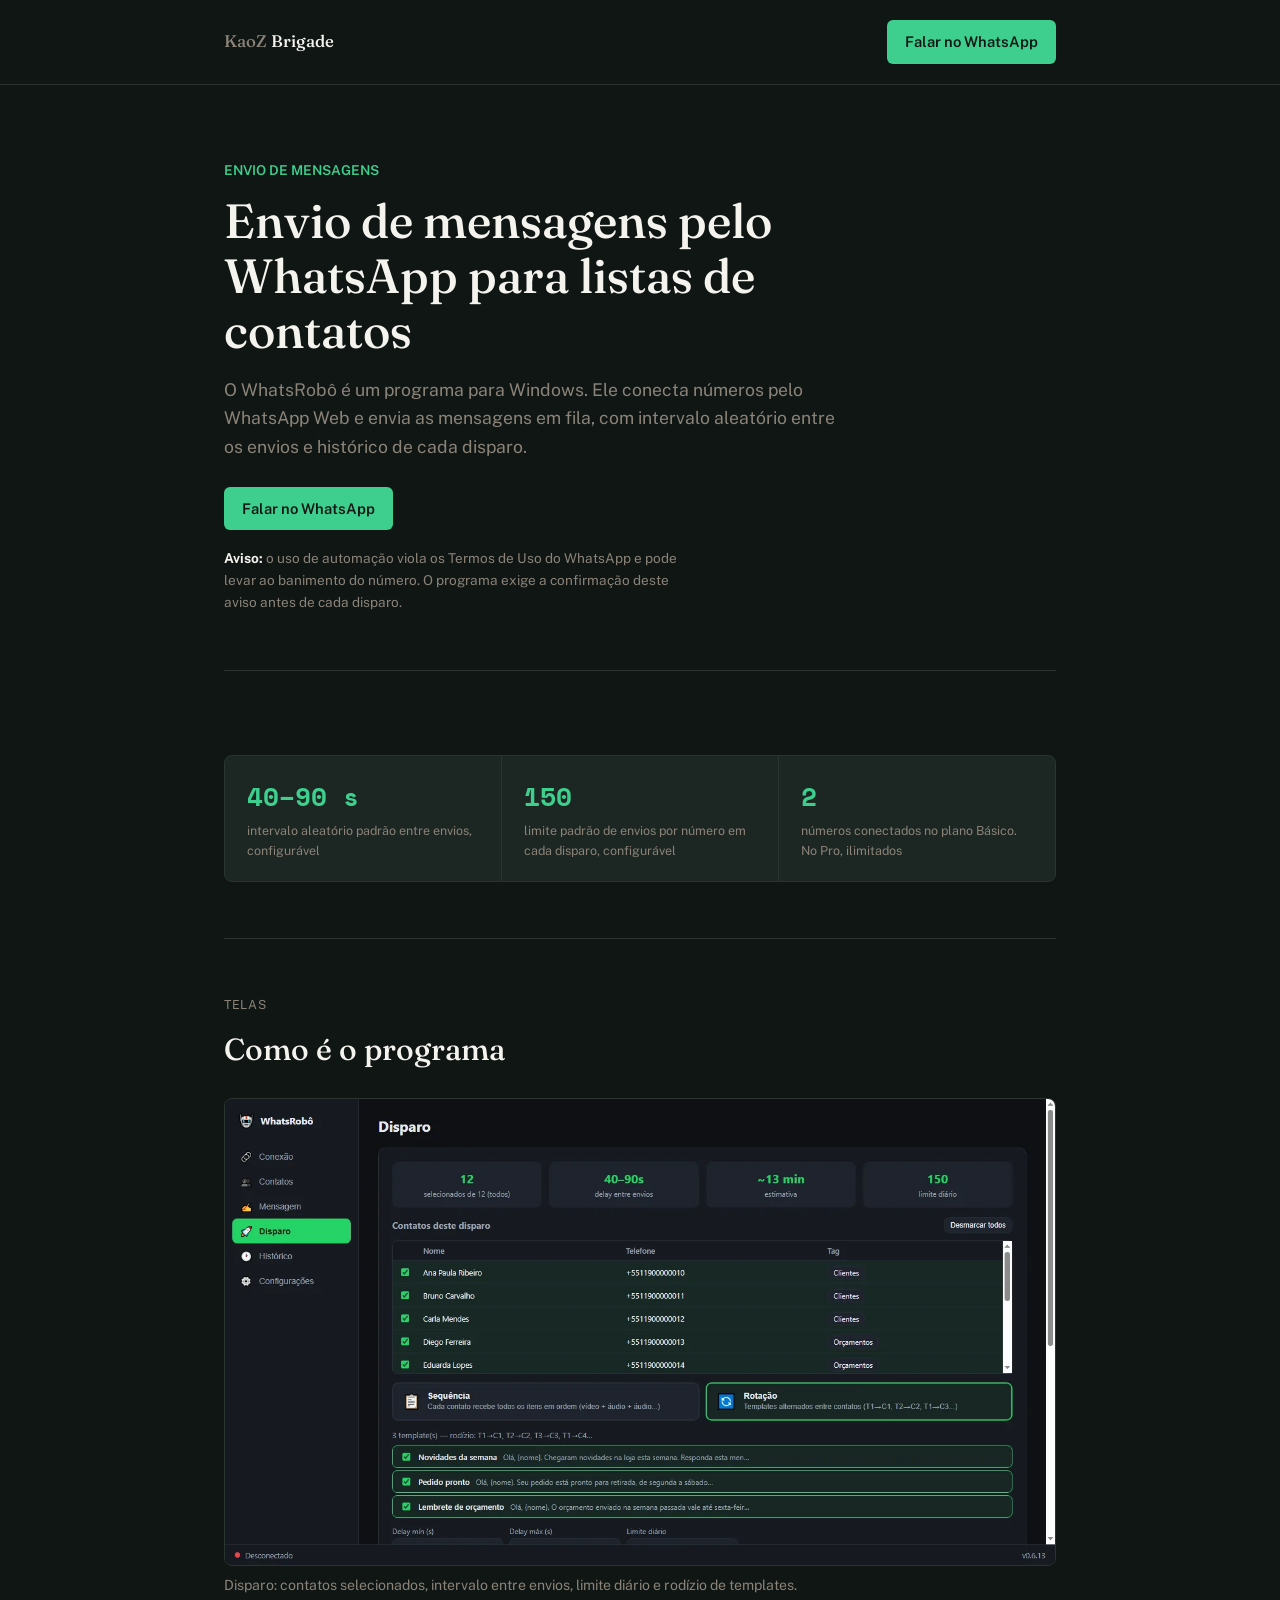
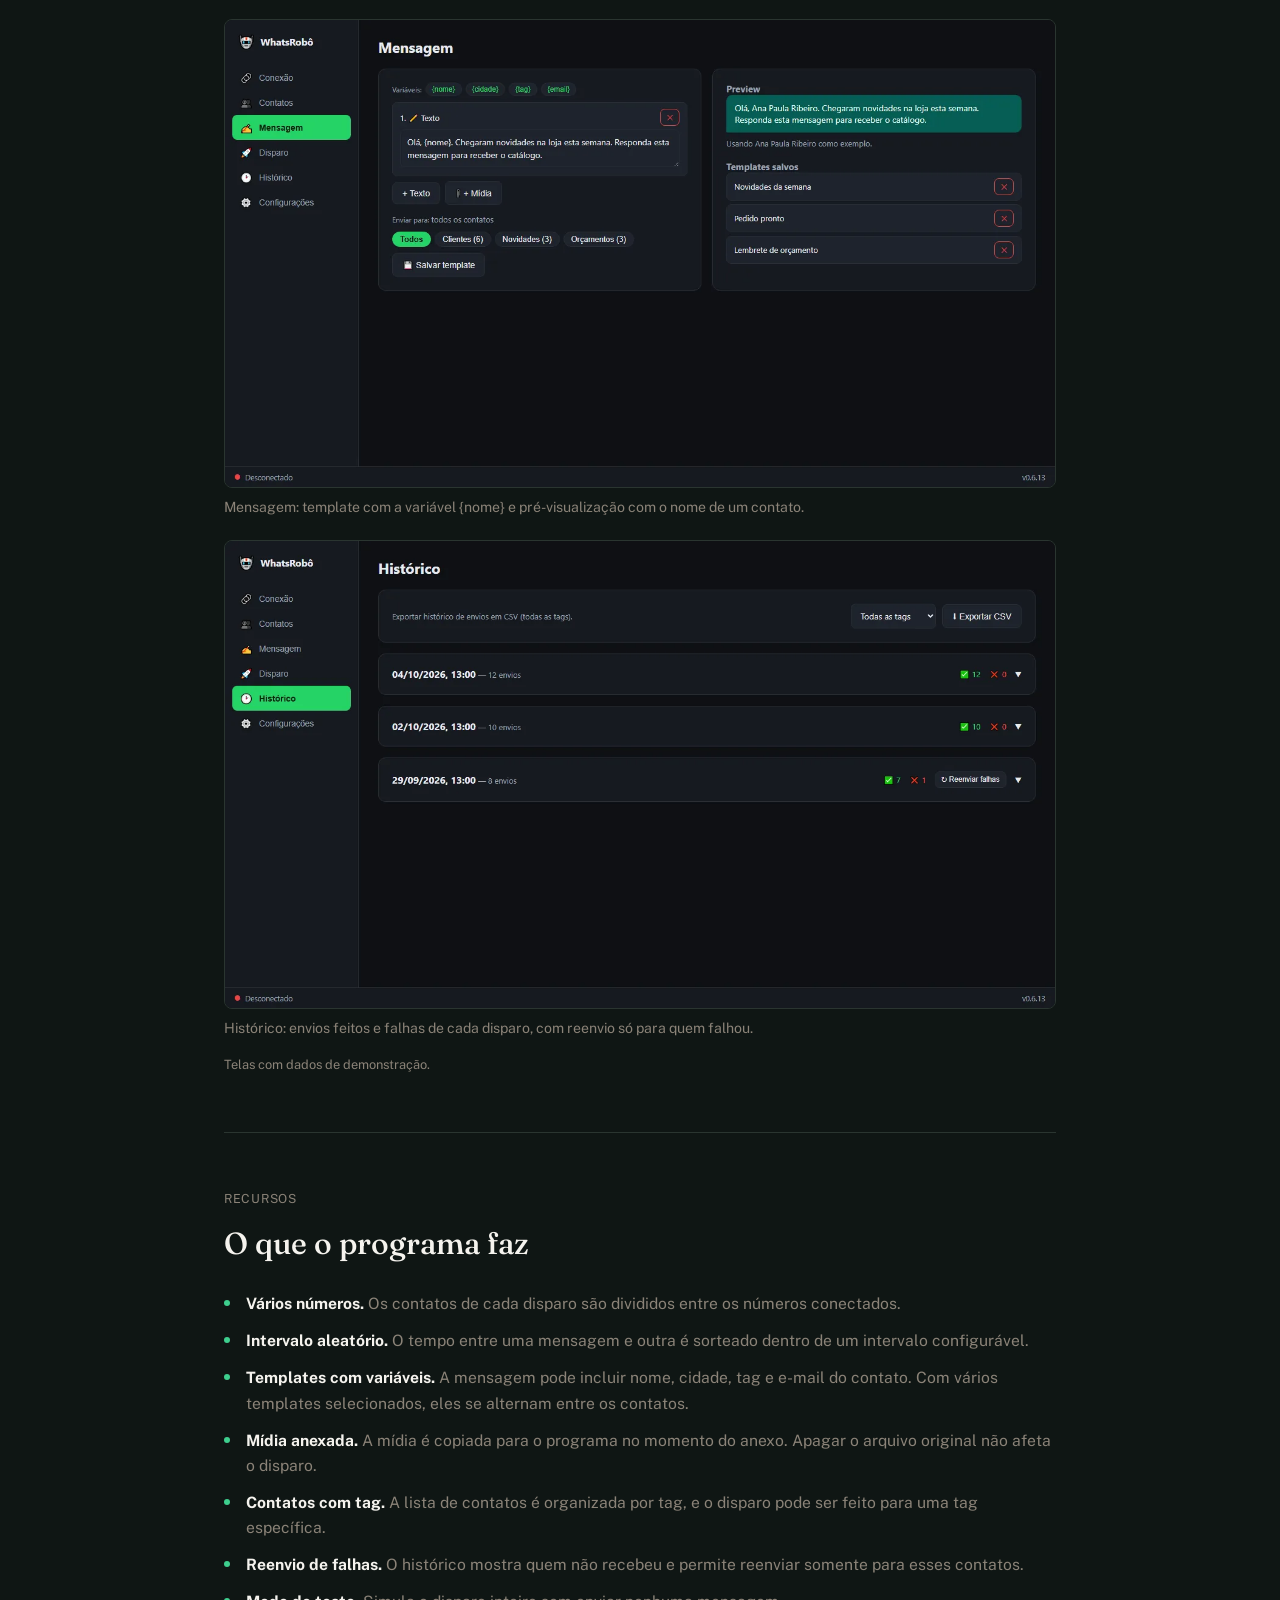
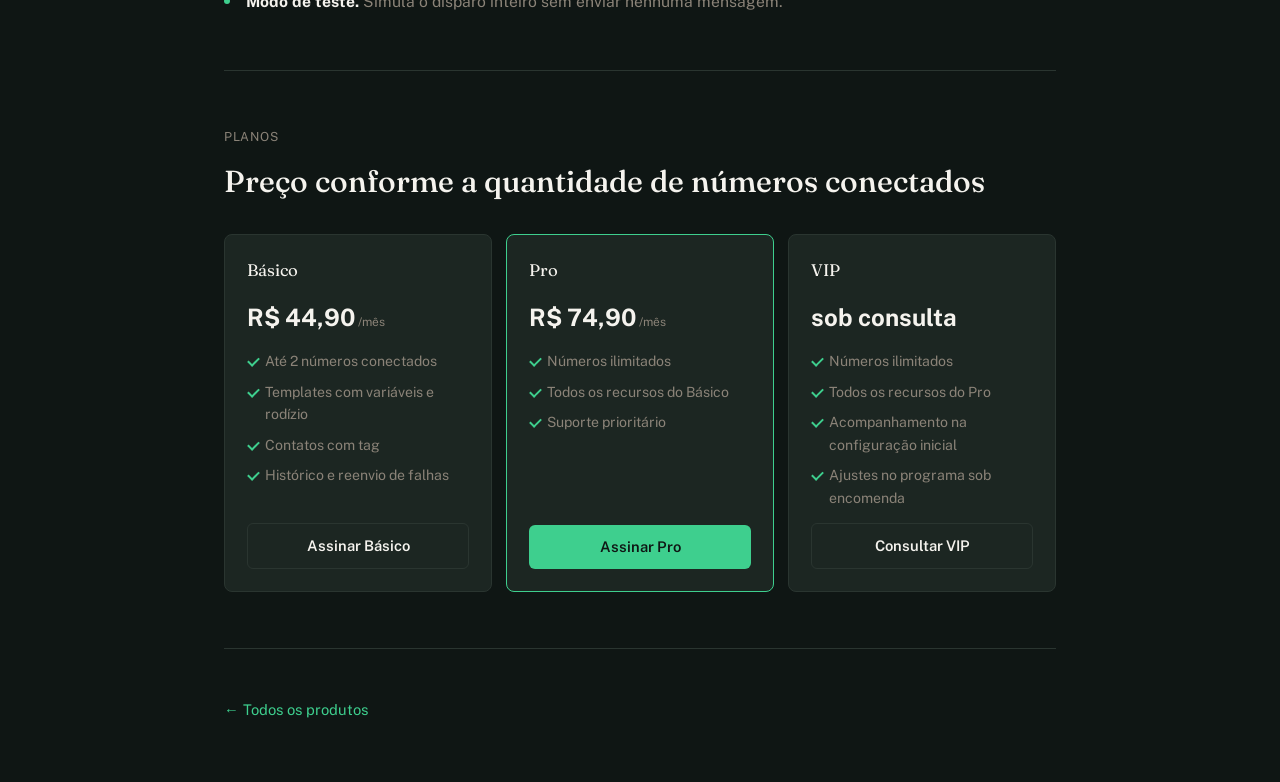
<file: whatsrobo/index.html>
<!DOCTYPE html>
<html lang="pt-BR">
<head>
<meta charset="UTF-8">
<meta name="viewport" content="width=device-width, initial-scale=1.0">
<title>WhatsRobô: programa de disparo de mensagens no WhatsApp</title>
<meta name="description" content="Programa para Windows de disparo de mensagens no WhatsApp para listas de contatos, com vários números conectados, intervalo aleatório entre envios e reenvio para quem falhou.">
<meta name="referrer" content="strict-origin-when-cross-origin">
<meta http-equiv="Content-Security-Policy" content="default-src 'none'; style-src 'self' 'unsafe-inline'; font-src 'self'; img-src 'self' data:; base-uri 'none'; form-action 'none'; upgrade-insecure-requests">
<meta property="og:type" content="website">
<meta property="og:title" content="WhatsRobô: programa de disparo de mensagens no WhatsApp">
<meta property="og:description" content="Programa para Windows de disparo de mensagens no WhatsApp para listas de contatos, com vários números conectados, intervalo aleatório entre envios e reenvio para quem falhou.">
<link rel="icon" href="data:image/svg+xml,%3Csvg xmlns='http://www.w3.org/2000/svg' viewBox='0 0 32 32'%3E%3Crect width='32' height='32' rx='7' fill='%230F1614'/%3E%3Ccircle cx='16' cy='16' r='7' fill='%233ECF8E'/%3E%3C/svg%3E">
<link rel="canonical" href="https://thekaoz.github.io/whatsrobo/">
<link rel="stylesheet" href="/fonts/fonts.css">
<style>
  :root {
    --bg: #0F1614; --bg-alt: #1C2622; --fg: #F5F3EE; --fg-muted: #8B8378; --accent: #3ECF8E; --border: #2A3530;
  }
  * { box-sizing: border-box; margin: 0; padding: 0; }
  body { background: var(--bg); color: var(--fg); font-family: 'Public Sans', sans-serif; line-height: 1.6; -webkit-font-smoothing: antialiased; }
  .wrap { max-width: 880px; margin: 0 auto; padding: 0 24px; }
  a { color: inherit; }
  .mono { font-family: 'Space Mono', monospace; }

  nav.top { border-bottom: 1px solid var(--border); }
  nav.top .wrap { display: flex; align-items: center; justify-content: space-between; padding: 20px 24px; max-width: 880px; }
  .wordmark { font-family: 'Fraunces', serif; font-weight: 500; font-size: 1.05rem; text-decoration: none; color: var(--fg-muted); }
  .wordmark b { color: var(--fg); font-weight: 500; }
  .btn { display: inline-block; background: var(--accent); color: #0F1614; font-weight: 600; font-size: 0.92rem; padding: 10px 18px; border-radius: 6px; text-decoration: none; }

  .hero { padding: 72px 0 56px; border-bottom: 1px solid var(--border); }
  .tag { font-size: 0.85rem; color: var(--accent); font-weight: 600; }
  h1 { font-family: 'Fraunces', serif; font-weight: 500; font-size: clamp(2rem, 4.4vw, 3rem); line-height: 1.14; max-width: 18ch; margin-top: 12px; }
  h2 { font-family: 'Fraunces', serif; font-weight: 500; font-size: clamp(1.5rem, 3vw, 1.9rem); }
  .lead { margin-top: 18px; font-size: 1.1rem; color: var(--fg-muted); max-width: 56ch; }
  .hero-cta { margin-top: 26px; display: flex; gap: 14px; align-items: center; flex-wrap: wrap; }
  .disclaimer { margin-top: 18px; font-size: 0.85rem; color: var(--fg-muted); max-width: 60ch; }
  .disclaimer b { color: var(--fg); }

  section { padding: 56px 0; border-bottom: 1px solid var(--border); }
  .section-tag { font-size: 0.78rem; letter-spacing: .06em; text-transform: uppercase; color: var(--fg-muted); margin-bottom: 10px; }

  .stats { display: grid; grid-template-columns: repeat(3, 1fr); gap: 1px; background: var(--border); border: 1px solid var(--border); border-radius: 8px; overflow: hidden; margin-top: 28px; }
  @media (max-width: 640px) { .stats { grid-template-columns: 1fr; } }
  .stat { background: var(--bg-alt); padding: 20px 22px; }
  .stat .n { font-size: 26px; font-weight: 700; color: var(--accent); }
  .stat .l { font-size: 12.5px; color: var(--fg-muted); margin-top: 4px; }

  .features { list-style: none; display: grid; gap: 12px; margin-top: 24px; }
  .features li { padding-left: 22px; position: relative; font-size: 0.98rem; }
  .features li::before { content: ""; position: absolute; left: 0; top: 9px; width: 6px; height: 6px; background: var(--accent); border-radius: 50%; }
  .features li b { color: var(--fg); }
  .features li span { color: var(--fg-muted); }

  .plans { display: grid; grid-template-columns: repeat(3, 1fr); gap: 14px; margin-top: 28px; }
  @media (max-width: 780px) { .plans { grid-template-columns: 1fr; max-width: 380px; } }
  .plan { background: var(--bg-alt); border: 1px solid var(--border); border-radius: 8px; padding: 22px; display: flex; flex-direction: column; gap: 14px; }
  .plan.featured { border-color: var(--accent); }
  .plan .name { font-family: 'Fraunces', serif; font-size: 1.05rem; }
  .plan .price { font-size: 24px; font-weight: 700; }
  .plan .price small { font-size: 12px; color: var(--fg-muted); font-weight: 400; font-family: 'Public Sans', sans-serif; }
  .plan ul { list-style: none; display: flex; flex-direction: column; gap: 8px; font-size: 0.88rem; color: var(--fg-muted); }
  .plan li { position: relative; padding-left: 18px; }
  /* Marca de confirmação desenhada com borda (sem caractere de emoji). */
  .plan li::before { content: ""; position: absolute; left: 3px; top: 5px; width: 5px; height: 9px; border: solid var(--accent); border-width: 0 2px 2px 0; transform: rotate(45deg); }
  .plan .btn { text-align: center; margin-top: auto; }
  .plan .btn-outline { background: transparent; border: 1px solid var(--border); color: var(--fg); }

  footer { padding: 48px 0 60px; }
  footer a.back { color: var(--accent); text-decoration: none; font-size: 0.92rem; }

  /* TELAS: prints com dados de demonstração */
  .telas { display: grid; gap: 22px; margin-top: 24px; }
  .telas figure { margin: 0; }
  .telas img { display: block; width: 100%; height: auto; border: 1px solid var(--border); border-radius: 8px; }
  .telas figcaption { margin-top: 8px; font-size: 0.88rem; color: var(--fg-muted); }
  .telas-nota { margin-top: 16px; font-size: 0.8rem; color: var(--fg-muted); }
</style>
</head>
<body>

<nav class="top">
  <div class="wrap">
    <a class="wordmark" href="/">KaoZ <b>Brigade</b></a>
    <a class="btn" href="https://wa.me/5562993198024?text=Vi%20o%20WhatsRob%C3%B4%20no%20seu%20site" target="_blank" rel="noopener noreferrer">Falar no WhatsApp</a>
  </div>
</nav>

<div class="wrap">

  <section class="hero">
    <span class="tag">ENVIO DE MENSAGENS</span>
    <h1>Envio de mensagens pelo WhatsApp para listas de contatos</h1>
    <p class="lead">O WhatsRobô é um programa para Windows. Ele conecta números pelo WhatsApp Web e envia as mensagens em fila, com intervalo aleatório entre os envios e histórico de cada disparo.</p>
    <div class="hero-cta">
      <a class="btn" href="https://wa.me/5562993198024?text=Vi%20o%20WhatsRob%C3%B4%20no%20seu%20site" target="_blank" rel="noopener noreferrer">Falar no WhatsApp</a>
    </div>
    <p class="disclaimer"><b>Aviso:</b> o uso de automação viola os Termos de Uso do WhatsApp e pode levar ao banimento do número. O programa exige a confirmação deste aviso antes de cada disparo.</p>
  </section>

  <section>
    <div class="stats">
      <div class="stat"><div class="n mono">40–90 s</div><div class="l">intervalo aleatório padrão entre envios, configurável</div></div>
      <div class="stat"><div class="n mono">150</div><div class="l">limite padrão de envios por número em cada disparo, configurável</div></div>
      <div class="stat"><div class="n mono">2</div><div class="l">números conectados no plano Básico. No Pro, ilimitados</div></div>
    </div>
  </section>

  <section>
    <div class="section-tag">Telas</div>
    <h2>Como é o programa</h2>
    <div class="telas">
      <figure>
        <img src="/img/whatsrobo/disparo.webp" width="1366" height="768" loading="lazy" alt="Tela de disparo do WhatsRobô com 12 contatos selecionados, intervalo de 40 a 90 segundos e 3 templates em rodízio">
        <figcaption>Disparo: contatos selecionados, intervalo entre envios, limite diário e rodízio de templates.</figcaption>
      </figure>
      <figure>
        <img src="/img/whatsrobo/mensagem.webp" width="1366" height="768" loading="lazy" alt="Tela de mensagem do WhatsRobô com um template que usa a variável nome e a pré-visualização com o nome de um contato">
        <figcaption>Mensagem: template com a variável {nome} e pré-visualização com o nome de um contato.</figcaption>
      </figure>
      <figure>
        <img src="/img/whatsrobo/historico.webp" width="1366" height="768" loading="lazy" alt="Histórico do WhatsRobô com 3 disparos, envios feitos, falhas e o botão de reenviar falhas">
        <figcaption>Histórico: envios feitos e falhas de cada disparo, com reenvio só para quem falhou.</figcaption>
      </figure>
    </div>
    <p class="telas-nota">Telas com dados de demonstração.</p>
  </section>

  <section>
    <div class="section-tag">Recursos</div>
    <h2>O que o programa faz</h2>
    <ul class="features">
      <li><b>Vários números.</b> <span>Os contatos de cada disparo são divididos entre os números conectados.</span></li>
      <li><b>Intervalo aleatório.</b> <span>O tempo entre uma mensagem e outra é sorteado dentro de um intervalo configurável.</span></li>
      <li><b>Templates com variáveis.</b> <span>A mensagem pode incluir nome, cidade, tag e e-mail do contato. Com vários templates selecionados, eles se alternam entre os contatos.</span></li>
      <li><b>Mídia anexada.</b> <span>A mídia é copiada para o programa no momento do anexo. Apagar o arquivo original não afeta o disparo.</span></li>
      <li><b>Contatos com tag.</b> <span>A lista de contatos é organizada por tag, e o disparo pode ser feito para uma tag específica.</span></li>
      <li><b>Reenvio de falhas.</b> <span>O histórico mostra quem não recebeu e permite reenviar somente para esses contatos.</span></li>
      <li><b>Modo de teste.</b> <span>Simula o disparo inteiro sem enviar nenhuma mensagem.</span></li>
    </ul>
  </section>

  <section>
    <div class="section-tag">Planos</div>
    <h2>Preço conforme a quantidade de números conectados</h2>
    <div class="plans">
      <div class="plan">
        <div class="name">Básico</div>
        <div class="price">R$ 44,90<small> /mês</small></div>
        <ul>
          <li>Até 2 números conectados</li>
          <li>Templates com variáveis e rodízio</li>
          <li>Contatos com tag</li>
          <li>Histórico e reenvio de falhas</li>
        </ul>
        <a class="btn btn-outline" href="https://wa.me/5562993198024?text=Quero%20o%20plano%20B%C3%A1sico%20do%20WhatsRob%C3%B4" target="_blank" rel="noopener noreferrer">Assinar Básico</a>
      </div>
      <div class="plan featured">
        <div class="name">Pro</div>
        <div class="price">R$ 74,90<small> /mês</small></div>
        <ul>
          <li>Números ilimitados</li>
          <li>Todos os recursos do Básico</li>
          <li>Suporte prioritário</li>
        </ul>
        <a class="btn" href="https://wa.me/5562993198024?text=Quero%20o%20plano%20Pro%20do%20WhatsRob%C3%B4" target="_blank" rel="noopener noreferrer">Assinar Pro</a>
      </div>
      <div class="plan">
        <div class="name">VIP</div>
        <div class="price">sob consulta</div>
        <ul>
          <li>Números ilimitados</li>
          <li>Todos os recursos do Pro</li>
          <li>Acompanhamento na configuração inicial</li>
          <li>Ajustes no programa sob encomenda</li>
        </ul>
        <a class="btn btn-outline" href="https://wa.me/5562993198024?text=Quero%20saber%20sobre%20o%20plano%20VIP%20do%20WhatsRob%C3%B4" target="_blank" rel="noopener noreferrer">Consultar VIP</a>
      </div>
    </div>
  </section>

  <footer>
    <a class="back" href="/">← Todos os produtos</a>
  </footer>

</div>

</body>
</html>
</file>
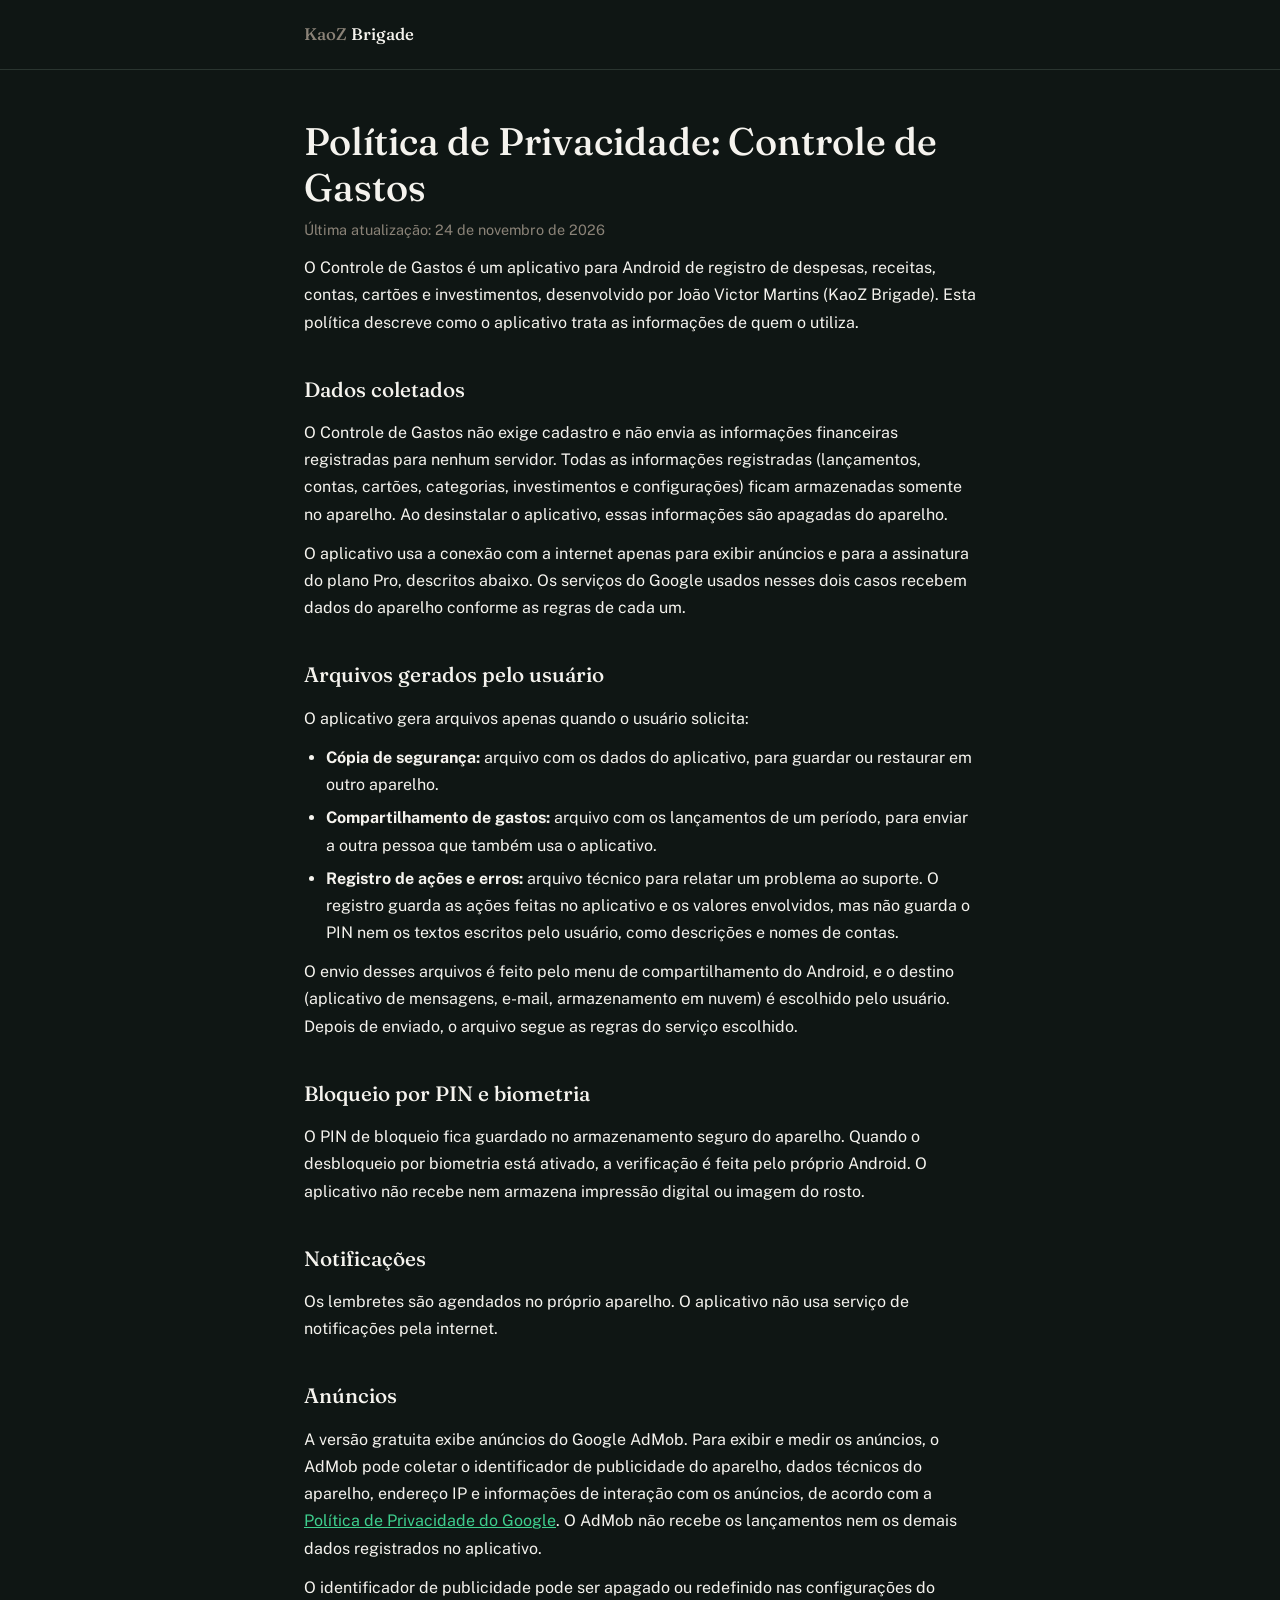
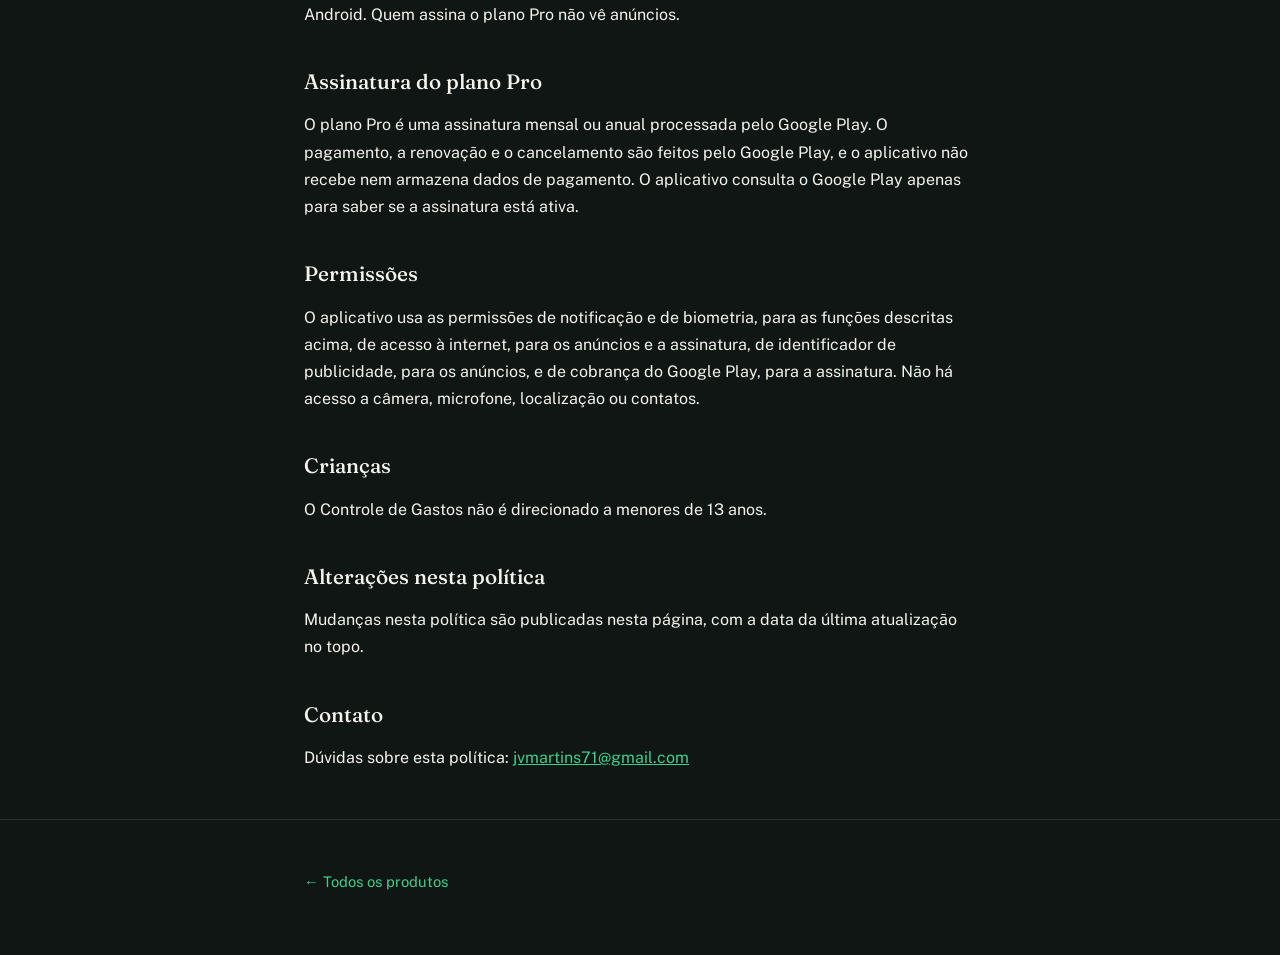
<file: controle-gastos/privacidade.html>
<!DOCTYPE html>
<html lang="pt-BR">
<head>
<meta charset="UTF-8">
<meta name="viewport" content="width=device-width, initial-scale=1.0">
<title>Política de Privacidade: Controle de Gastos</title>
<meta name="description" content="Política de privacidade do aplicativo Controle de Gastos para Android.">
<meta name="referrer" content="strict-origin-when-cross-origin">
<meta http-equiv="Content-Security-Policy" content="default-src 'none'; style-src 'self' 'unsafe-inline'; font-src 'self'; img-src 'self' data:; base-uri 'none'; form-action 'none'; upgrade-insecure-requests">
<link rel="icon" href="data:image/svg+xml,%3Csvg xmlns='http://www.w3.org/2000/svg' viewBox='0 0 32 32'%3E%3Crect width='32' height='32' rx='7' fill='%230F1614'/%3E%3Ccircle cx='16' cy='16' r='7' fill='%233ECF8E'/%3E%3C/svg%3E">
<link rel="canonical" href="https://thekaoz.github.io/controle-gastos/privacidade.html">
<link rel="stylesheet" href="/fonts/fonts.css">
<style>
  :root { --bg: #0F1614; --bg-alt: #1C2622; --fg: #F5F3EE; --fg-muted: #8B8378; --accent: #3ECF8E; --border: #2A3530; }
  * { box-sizing: border-box; margin: 0; padding: 0; }
  body { background: var(--bg); color: var(--fg); font-family: 'Public Sans', sans-serif; line-height: 1.7; -webkit-font-smoothing: antialiased; }
  .wrap { max-width: 720px; margin: 0 auto; padding: 0 24px; }
  a { color: var(--accent); }

  nav.top { border-bottom: 1px solid var(--border); }
  nav.top .wrap { padding: 20px 24px; }
  .wordmark { font-family: 'Fraunces', serif; font-weight: 500; font-size: 1.05rem; text-decoration: none; color: var(--fg-muted); }
  .wordmark b { color: var(--fg); font-weight: 500; }

  h1 { font-family: 'Fraunces', serif; font-weight: 500; font-size: clamp(1.8rem, 4vw, 2.4rem); line-height: 1.2; margin-top: 48px; }
  .data { margin-top: 8px; font-size: 0.9rem; color: var(--fg-muted); }
  h2 { font-family: 'Fraunces', serif; font-weight: 500; font-size: 1.3rem; margin-top: 36px; }
  p, ul { margin-top: 12px; }
  ul { padding-left: 22px; }
  li { margin-top: 6px; }

  footer { padding: 48px 0 60px; margin-top: 48px; border-top: 1px solid var(--border); }
  footer a { text-decoration: none; font-size: 0.92rem; }
</style>
</head>
<body>

<nav class="top">
  <div class="wrap">
    <a class="wordmark" href="/">KaoZ <b>Brigade</b></a>
  </div>
</nav>

<main class="wrap">
  <h1>Política de Privacidade: Controle de Gastos</h1>
  <p class="data">Última atualização: 24 de novembro de 2026</p>

  <p>O Controle de Gastos é um aplicativo para Android de registro de despesas, receitas, contas, cartões e investimentos, desenvolvido por João Victor Martins (KaoZ Brigade). Esta política descreve como o aplicativo trata as informações de quem o utiliza.</p>

  <h2>Dados coletados</h2>
  <p>O Controle de Gastos não exige cadastro e não envia as informações financeiras registradas para nenhum servidor. Todas as informações registradas (lançamentos, contas, cartões, categorias, investimentos e configurações) ficam armazenadas somente no aparelho. Ao desinstalar o aplicativo, essas informações são apagadas do aparelho.</p>
  <p>O aplicativo usa a conexão com a internet apenas para exibir anúncios e para a assinatura do plano Pro, descritos abaixo. Os serviços do Google usados nesses dois casos recebem dados do aparelho conforme as regras de cada um.</p>

  <h2>Arquivos gerados pelo usuário</h2>
  <p>O aplicativo gera arquivos apenas quando o usuário solicita:</p>
  <ul>
    <li><b>Cópia de segurança:</b> arquivo com os dados do aplicativo, para guardar ou restaurar em outro aparelho.</li>
    <li><b>Compartilhamento de gastos:</b> arquivo com os lançamentos de um período, para enviar a outra pessoa que também usa o aplicativo.</li>
    <li><b>Registro de ações e erros:</b> arquivo técnico para relatar um problema ao suporte. O registro guarda as ações feitas no aplicativo e os valores envolvidos, mas não guarda o PIN nem os textos escritos pelo usuário, como descrições e nomes de contas.</li>
  </ul>
  <p>O envio desses arquivos é feito pelo menu de compartilhamento do Android, e o destino (aplicativo de mensagens, e-mail, armazenamento em nuvem) é escolhido pelo usuário. Depois de enviado, o arquivo segue as regras do serviço escolhido.</p>

  <h2>Bloqueio por PIN e biometria</h2>
  <p>O PIN de bloqueio fica guardado no armazenamento seguro do aparelho. Quando o desbloqueio por biometria está ativado, a verificação é feita pelo próprio Android. O aplicativo não recebe nem armazena impressão digital ou imagem do rosto.</p>

  <h2>Notificações</h2>
  <p>Os lembretes são agendados no próprio aparelho. O aplicativo não usa serviço de notificações pela internet.</p>

  <h2>Anúncios</h2>
  <p>A versão gratuita exibe anúncios do Google AdMob. Para exibir e medir os anúncios, o AdMob pode coletar o identificador de publicidade do aparelho, dados técnicos do aparelho, endereço IP e informações de interação com os anúncios, de acordo com a <a href="https://policies.google.com/technologies/partner-sites">Política de Privacidade do Google</a>. O AdMob não recebe os lançamentos nem os demais dados registrados no aplicativo.</p>
  <p>O identificador de publicidade pode ser apagado ou redefinido nas configurações do Android. Quem assina o plano Pro não vê anúncios.</p>

  <h2>Assinatura do plano Pro</h2>
  <p>O plano Pro é uma assinatura mensal ou anual processada pelo Google Play. O pagamento, a renovação e o cancelamento são feitos pelo Google Play, e o aplicativo não recebe nem armazena dados de pagamento. O aplicativo consulta o Google Play apenas para saber se a assinatura está ativa.</p>

  <h2>Permissões</h2>
  <p>O aplicativo usa as permissões de notificação e de biometria, para as funções descritas acima, de acesso à internet, para os anúncios e a assinatura, de identificador de publicidade, para os anúncios, e de cobrança do Google Play, para a assinatura. Não há acesso a câmera, microfone, localização ou contatos.</p>

  <h2>Crianças</h2>
  <p>O Controle de Gastos não é direcionado a menores de 13 anos.</p>

  <h2>Alterações nesta política</h2>
  <p>Mudanças nesta política são publicadas nesta página, com a data da última atualização no topo.</p>

  <h2>Contato</h2>
  <p>Dúvidas sobre esta política: <a href="mailto:jvmartins71@gmail.com">jvmartins71@gmail.com</a></p>
</main>

<footer>
  <div class="wrap">
    <a href="/">← Todos os produtos</a>
  </div>
</footer>

</body>
</html>
</file>
<file: fonts/fonts.css>
/* Fontes servidas pelo próprio site (antes vinham do Google Fonts).
   Licença: SIL Open Font License. Só o subconjunto latino, que cobre o português. */
@font-face {
  font-family: 'Fraunces';
  font-style: normal;
  font-weight: 400;
  font-display: swap;
  src: url(fraunces.woff2) format('woff2');
  unicode-range: U+0000-00FF, U+0131, U+0152-0153, U+02BB-02BC, U+02C6, U+02DA, U+02DC, U+0304, U+0308, U+0329, U+2000-206F, U+20AC, U+2122, U+2191, U+2193, U+2212, U+2215, U+FEFF, U+FFFD;
}
@font-face {
  font-family: 'Fraunces';
  font-style: normal;
  font-weight: 500;
  font-display: swap;
  src: url(fraunces.woff2) format('woff2');
  unicode-range: U+0000-00FF, U+0131, U+0152-0153, U+02BB-02BC, U+02C6, U+02DA, U+02DC, U+0304, U+0308, U+0329, U+2000-206F, U+20AC, U+2122, U+2191, U+2193, U+2212, U+2215, U+FEFF, U+FFFD;
}
@font-face {
  font-family: 'Fraunces';
  font-style: normal;
  font-weight: 600;
  font-display: swap;
  src: url(fraunces.woff2) format('woff2');
  unicode-range: U+0000-00FF, U+0131, U+0152-0153, U+02BB-02BC, U+02C6, U+02DA, U+02DC, U+0304, U+0308, U+0329, U+2000-206F, U+20AC, U+2122, U+2191, U+2193, U+2212, U+2215, U+FEFF, U+FFFD;
}
@font-face {
  font-family: 'Public Sans';
  font-style: normal;
  font-weight: 400;
  font-display: swap;
  src: url(public-sans.woff2) format('woff2');
  unicode-range: U+0000-00FF, U+0131, U+0152-0153, U+02BB-02BC, U+02C6, U+02DA, U+02DC, U+0304, U+0308, U+0329, U+2000-206F, U+20AC, U+2122, U+2191, U+2193, U+2212, U+2215, U+FEFF, U+FFFD;
}
@font-face {
  font-family: 'Public Sans';
  font-style: normal;
  font-weight: 500;
  font-display: swap;
  src: url(public-sans.woff2) format('woff2');
  unicode-range: U+0000-00FF, U+0131, U+0152-0153, U+02BB-02BC, U+02C6, U+02DA, U+02DC, U+0304, U+0308, U+0329, U+2000-206F, U+20AC, U+2122, U+2191, U+2193, U+2212, U+2215, U+FEFF, U+FFFD;
}
@font-face {
  font-family: 'Public Sans';
  font-style: normal;
  font-weight: 600;
  font-display: swap;
  src: url(public-sans.woff2) format('woff2');
  unicode-range: U+0000-00FF, U+0131, U+0152-0153, U+02BB-02BC, U+02C6, U+02DA, U+02DC, U+0304, U+0308, U+0329, U+2000-206F, U+20AC, U+2122, U+2191, U+2193, U+2212, U+2215, U+FEFF, U+FFFD;
}
@font-face {
  font-family: 'Public Sans';
  font-style: normal;
  font-weight: 700;
  font-display: swap;
  src: url(public-sans.woff2) format('woff2');
  unicode-range: U+0000-00FF, U+0131, U+0152-0153, U+02BB-02BC, U+02C6, U+02DA, U+02DC, U+0304, U+0308, U+0329, U+2000-206F, U+20AC, U+2122, U+2191, U+2193, U+2212, U+2215, U+FEFF, U+FFFD;
}
@font-face {
  font-family: 'Space Mono';
  font-style: normal;
  font-weight: 400;
  font-display: swap;
  src: url(space-mono-400.woff2) format('woff2');
  unicode-range: U+0000-00FF, U+0131, U+0152-0153, U+02BB-02BC, U+02C6, U+02DA, U+02DC, U+0304, U+0308, U+0329, U+2000-206F, U+20AC, U+2122, U+2191, U+2193, U+2212, U+2215, U+FEFF, U+FFFD;
}
@font-face {
  font-family: 'Space Mono';
  font-style: normal;
  font-weight: 700;
  font-display: swap;
  src: url(space-mono-700.woff2) format('woff2');
  unicode-range: U+0000-00FF, U+0131, U+0152-0153, U+02BB-02BC, U+02C6, U+02DA, U+02DC, U+0304, U+0308, U+0329, U+2000-206F, U+20AC, U+2122, U+2191, U+2193, U+2212, U+2215, U+FEFF, U+FFFD;
}
</file>
